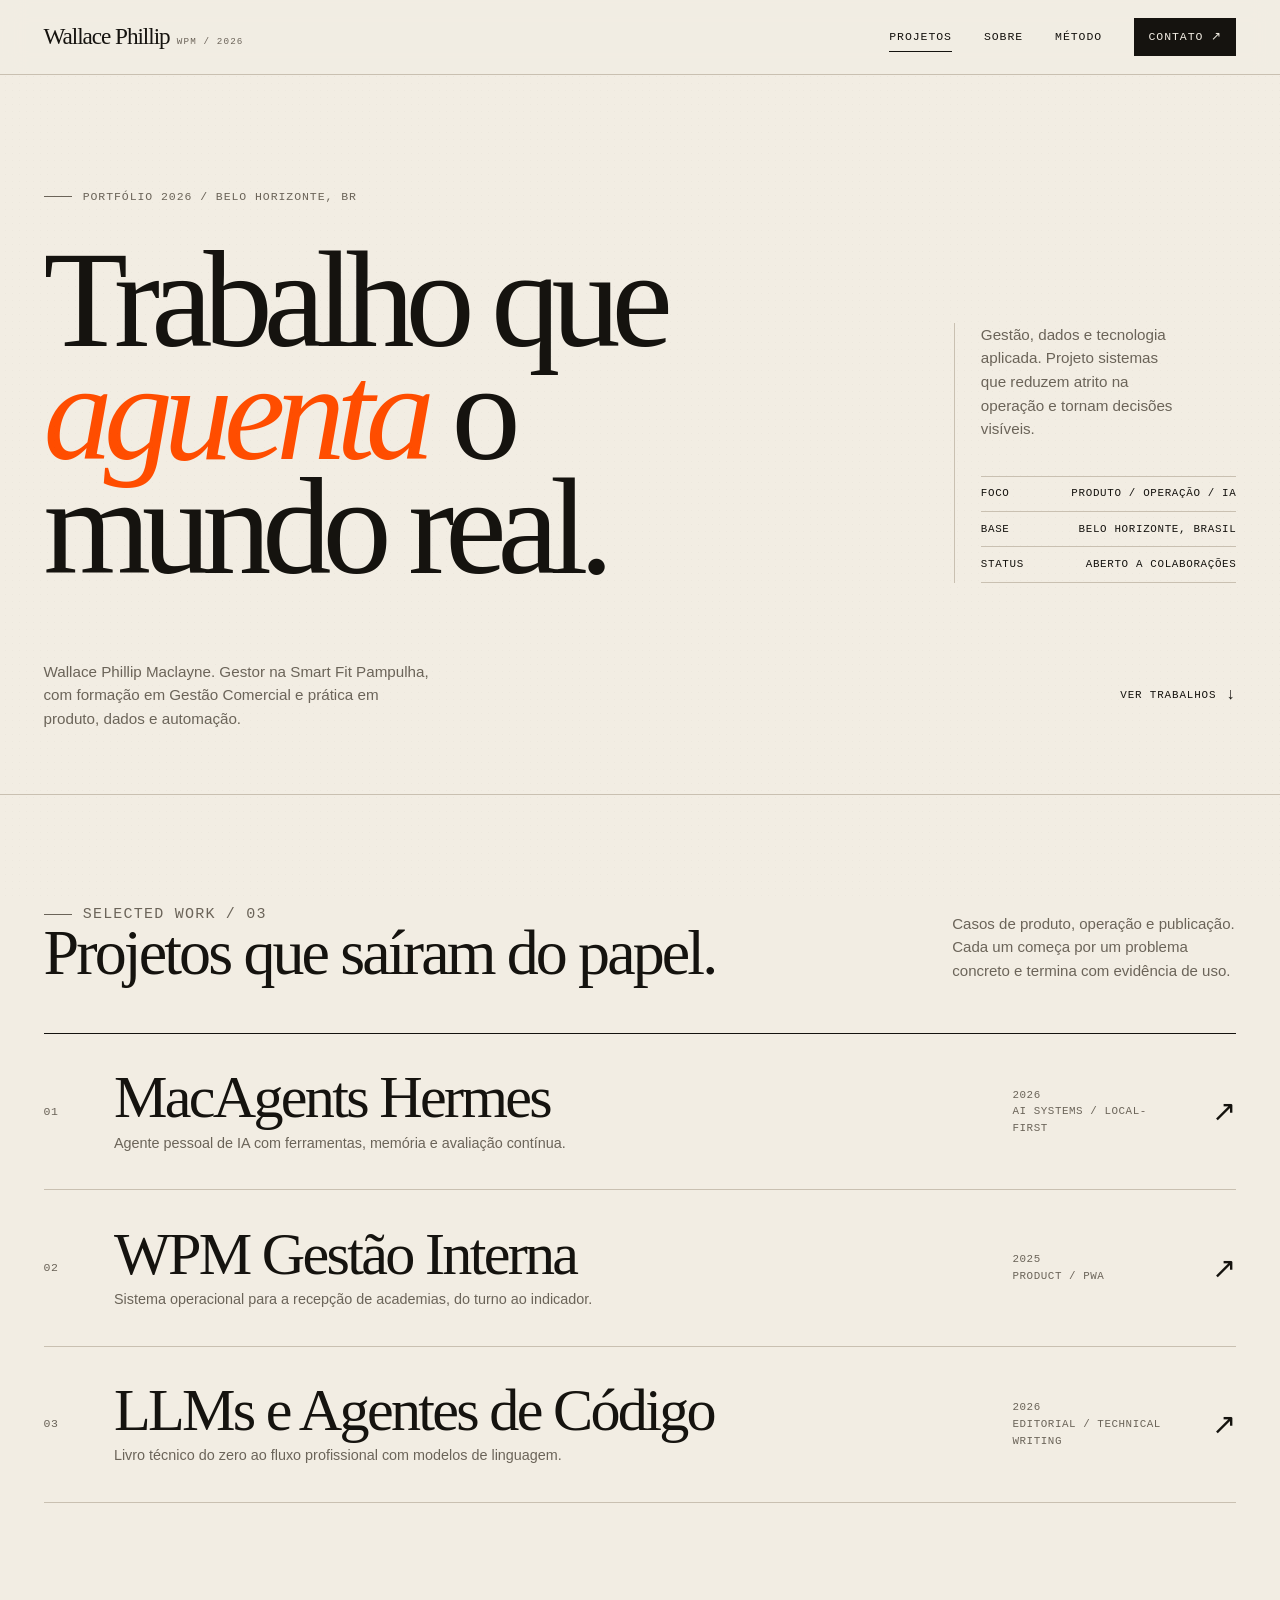
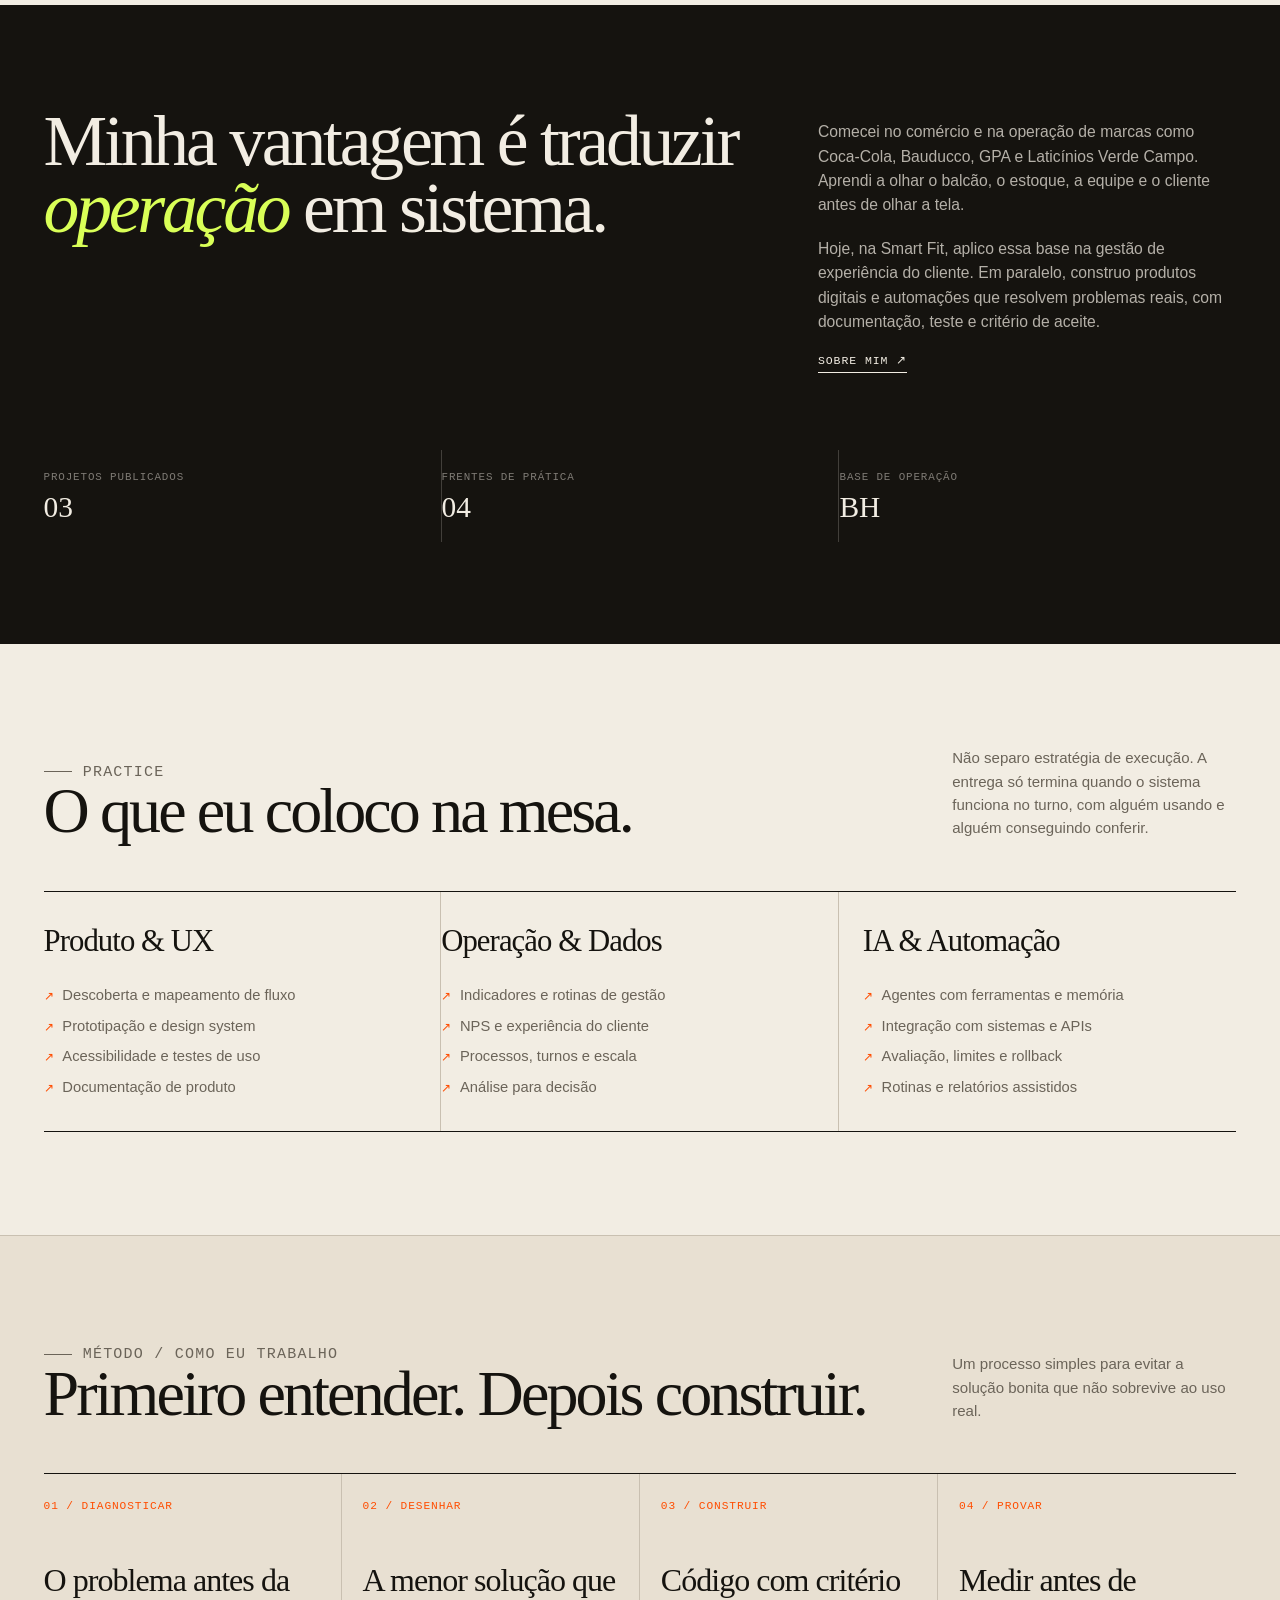
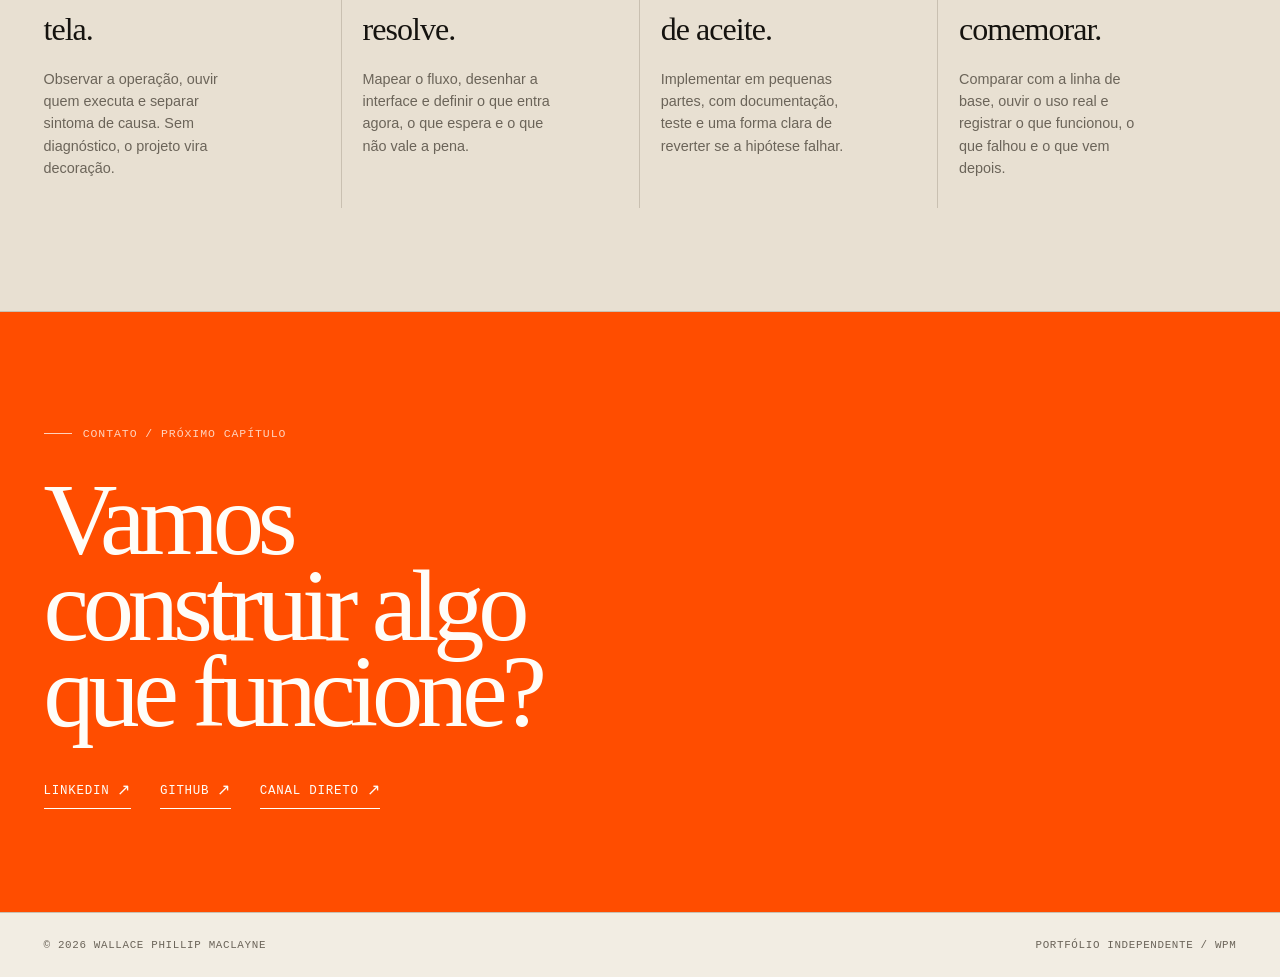
<file: index.html>
<!doctype html>
<html lang="pt-BR">
<head>
  <meta charset="utf-8">
  <meta name="viewport" content="width=device-width, initial-scale=1">
  <title>Wallace Phillip Maclayne — Portfólio</title>
  <meta name="description" content="Portfólio de Wallace Phillip Maclayne: sistemas de operação, produto digital, dados e IA aplicada. Projetos com problema, processo e evidência.">
  <meta name="theme-color" content="#f2ede3">
  <meta property="og:title" content="Wallace Phillip Maclayne — Portfólio">
  <meta property="og:description" content="Sistemas que aguentam o mundo real: produto, operação, dados e IA aplicada.">
  <meta property="og:type" content="website">
  <link rel="icon" href="assets/favicon.svg" type="image/svg+xml">
  <link rel="stylesheet" href="assets/style.css">
  <script src="assets/site.js" defer></script>
</head>
<body>
  <a class="skip-link" href="#main">Pular para o conteúdo</a>

  <header class="site-header">
    <div class="container header-inner">
      <a class="wordmark" href="index.html" aria-label="Wallace Phillip, início">
        Wallace Phillip <span>WPM / 2026</span>
      </a>
      <button class="menu-toggle" type="button" data-menu-toggle aria-controls="primary-nav" aria-expanded="false">Menu</button>
      <nav class="nav" id="primary-nav" data-nav aria-label="Navegação principal">
        <a href="#work" aria-current="page">Projetos</a>
        <a href="about.html">Sobre</a>
        <a href="#method">Método</a>
        <a class="nav-contact" href="contact.html">Contato ↗</a>
      </nav>
    </div>
  </header>

  <main id="main">
    <section class="hero">
      <div class="container">
        <div class="hero-grid">
          <div>
            <p class="mono hero-kicker eyebrow">Portfólio 2026 / Belo Horizonte, BR</p>
            <h1>Trabalho que <em>aguenta</em> o mundo real.</h1>
          </div>
          <aside class="hero-side">
            <p>Gestão, dados e tecnologia aplicada. Projeto sistemas que reduzem atrito na operação e tornam decisões visíveis.</p>
            <div class="hero-index">
              <span><strong>Foco</strong> Produto / Operação / IA</span>
              <span><strong>Base</strong> Belo Horizonte, Brasil</span>
              <span><strong>Status</strong> Aberto a colaborações</span>
            </div>
          </aside>
        </div>
        <div class="hero-bottom">
          <p>Wallace Phillip Maclayne. Gestor na Smart Fit Pampulha, com formação em Gestão Comercial e prática em produto, dados e automação.</p>
          <a class="hero-scroll" href="#work">Ver trabalhos</a>
        </div>
      </div>
    </section>

    <section class="section" id="work">
      <div class="container">
        <div class="section-head">
          <div>
            <p class="mono eyebrow">Selected work / 03</p>
            <h2>Projetos que saíram do papel.</h2>
          </div>
          <p>Casos de produto, operação e publicação. Cada um começa por um problema concreto e termina com evidência de uso.</p>
        </div>

        <div class="work-list">
          <a class="work-row" href="work/macagents-hermes.html" data-reveal>
            <span class="work-num">01</span>
            <div class="work-title">
              <h3>MacAgents Hermes</h3>
              <p>Agente pessoal de IA com ferramentas, memória e avaliação contínua.</p>
            </div>
            <div class="work-meta">2026<br>AI systems / local-first</div>
            <span class="work-arrow" aria-hidden="true">↗</span>
          </a>

          <a class="work-row" href="work/wpm-gestao-interna.html" data-reveal>
            <span class="work-num">02</span>
            <div class="work-title">
              <h3>WPM Gestão Interna</h3>
              <p>Sistema operacional para a recepção de academias, do turno ao indicador.</p>
            </div>
            <div class="work-meta">2025<br>Product / PWA</div>
            <span class="work-arrow" aria-hidden="true">↗</span>
          </a>

          <a class="work-row" href="work/livro-llm-agentes.html" data-reveal>
            <span class="work-num">03</span>
            <div class="work-title">
              <h3>LLMs e Agentes de Código</h3>
              <p>Livro técnico do zero ao fluxo profissional com modelos de linguagem.</p>
            </div>
            <div class="work-meta">2026<br>Editorial / technical writing</div>
            <span class="work-arrow" aria-hidden="true">↗</span>
          </a>
        </div>
      </div>
    </section>

    <section class="about" id="about">
      <div class="container">
        <div class="about-grid">
          <h2 class="about-statement">Minha vantagem é traduzir <em>operação</em> em sistema.</h2>
          <div class="about-copy">
            <p>Comecei no comércio e na operação de marcas como Coca-Cola, Bauducco, GPA e Laticínios Verde Campo. Aprendi a olhar o balcão, o estoque, a equipe e o cliente antes de olhar a tela.</p>
            <p>Hoje, na Smart Fit, aplico essa base na gestão de experiência do cliente. Em paralelo, construo produtos digitais e automações que resolvem problemas reais, com documentação, teste e critério de aceite.</p>
            <a class="mono" href="about.html" style="border-bottom:1px solid currentColor;padding-bottom:.2rem;width:max-content">Sobre mim ↗</a>
          </div>
        </div>

        <div class="about-facts">
          <div>
            <dt>Projetos publicados</dt>
            <dd>03</dd>
          </div>
          <div>
            <dt>Frentes de prática</dt>
            <dd>04</dd>
          </div>
          <div>
            <dt>Base de operação</dt>
            <dd>BH</dd>
          </div>
        </div>
      </div>
    </section>

    <section class="section" aria-labelledby="practice-title">
      <div class="container">
        <div class="section-head">
          <div>
            <p class="mono eyebrow">Practice</p>
            <h2 id="practice-title">O que eu coloco na mesa.</h2>
          </div>
          <p>Não separo estratégia de execução. A entrega só termina quando o sistema funciona no turno, com alguém usando e alguém conseguindo conferir.</p>
        </div>

        <div class="capabilities">
          <div class="capability">
            <h3>Produto &amp; UX</h3>
            <ul>
              <li>Descoberta e mapeamento de fluxo</li>
              <li>Prototipação e design system</li>
              <li>Acessibilidade e testes de uso</li>
              <li>Documentação de produto</li>
            </ul>
          </div>
          <div class="capability">
            <h3>Operação &amp; Dados</h3>
            <ul>
              <li>Indicadores e rotinas de gestão</li>
              <li>NPS e experiência do cliente</li>
              <li>Processos, turnos e escala</li>
              <li>Análise para decisão</li>
            </ul>
          </div>
          <div class="capability">
            <h3>IA &amp; Automação</h3>
            <ul>
              <li>Agentes com ferramentas e memória</li>
              <li>Integração com sistemas e APIs</li>
              <li>Avaliação, limites e rollback</li>
              <li>Rotinas e relatórios assistidos</li>
            </ul>
          </div>
        </div>
      </div>
    </section>

    <section class="section method" id="method">
      <div class="container">
        <div class="section-head">
          <div>
            <p class="mono eyebrow">Método / como eu trabalho</p>
            <h2>Primeiro entender. Depois construir.</h2>
          </div>
          <p>Um processo simples para evitar a solução bonita que não sobrevive ao uso real.</p>
        </div>

        <div class="method-list">
          <div class="method-step" data-reveal>
            <span class="step-num">01 / DIAGNOSTICAR</span>
            <h3>O problema antes da tela.</h3>
            <p>Observar a operação, ouvir quem executa e separar sintoma de causa. Sem diagnóstico, o projeto vira decoração.</p>
          </div>
          <div class="method-step" data-reveal>
            <span class="step-num">02 / DESENHAR</span>
            <h3>A menor solução que resolve.</h3>
            <p>Mapear o fluxo, desenhar a interface e definir o que entra agora, o que espera e o que não vale a pena.</p>
          </div>
          <div class="method-step" data-reveal>
            <span class="step-num">03 / CONSTRUIR</span>
            <h3>Código com critério de aceite.</h3>
            <p>Implementar em pequenas partes, com documentação, teste e uma forma clara de reverter se a hipótese falhar.</p>
          </div>
          <div class="method-step" data-reveal>
            <span class="step-num">04 / PROVAR</span>
            <h3>Medir antes de comemorar.</h3>
            <p>Comparar com a linha de base, ouvir o uso real e registrar o que funcionou, o que falhou e o que vem depois.</p>
          </div>
        </div>
      </div>
    </section>

    <section class="contact" id="contact">
      <div class="container">
        <p class="mono eyebrow">Contato / próximo capítulo</p>
        <h2>Vamos construir algo que funcione?</h2>
        <div class="contact-links">
          <a href="https://www.linkedin.com/in/wpmaclayne/" target="_blank" rel="noopener noreferrer">LinkedIn</a>
          <a href="https://github.com/acewallthemac" target="_blank" rel="noopener noreferrer">GitHub</a>
          <a href="contact.html">Canal direto</a>
        </div>
      </div>
    </section>
  </main>

  <footer class="site-footer">
    <div class="container footer-inner">
      <span>© <span data-year>2026</span> Wallace Phillip Maclayne</span>
      <span>Portfólio independente / WPM</span>
    </div>
  </footer>
</body>
</html>
</file>
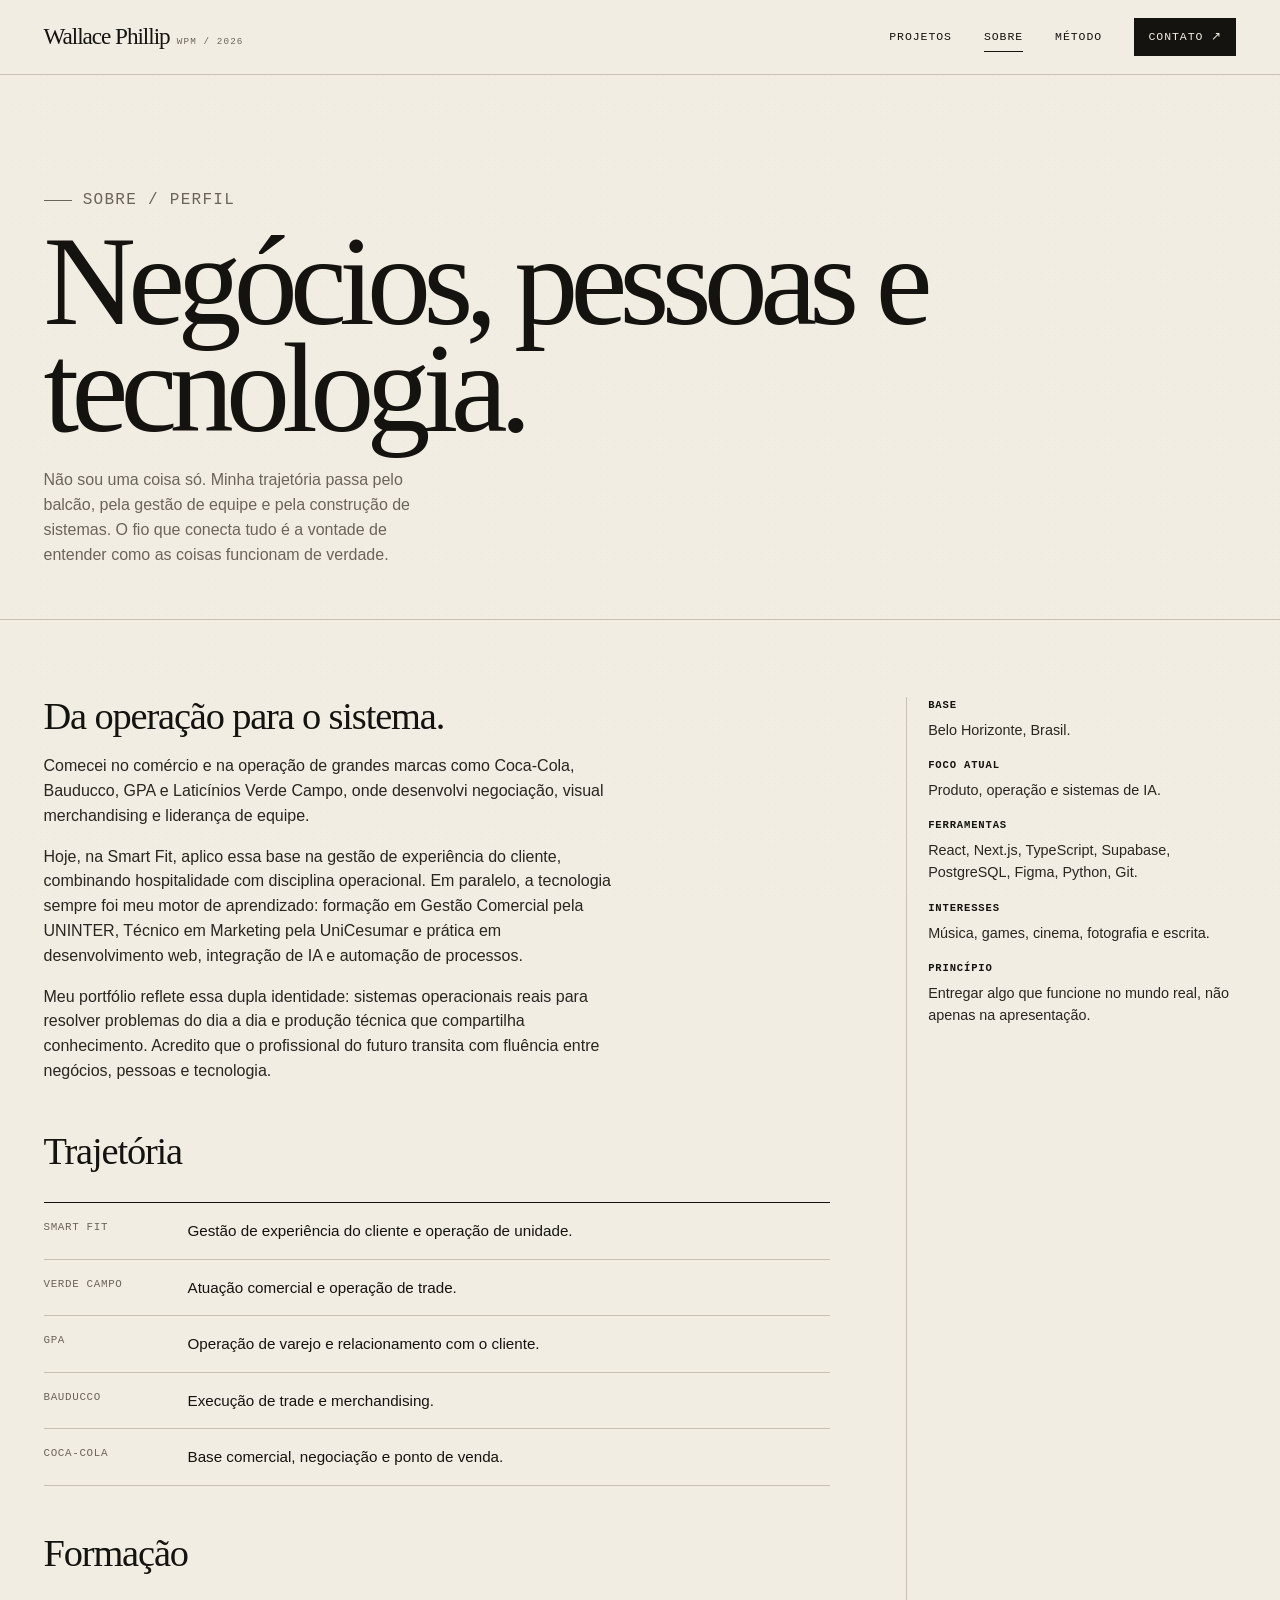
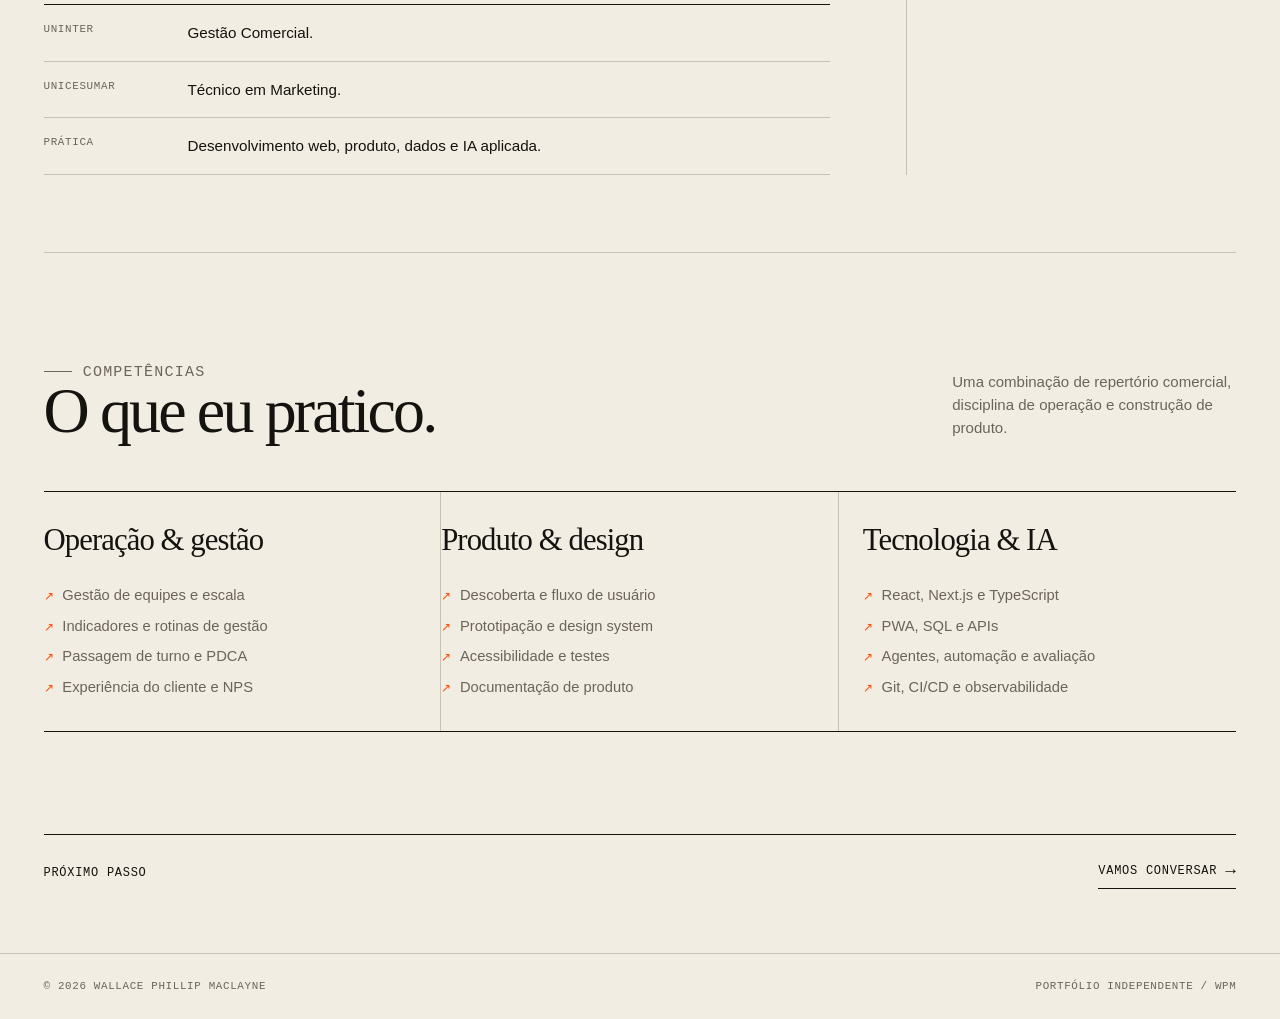
<file: about.html>
<!doctype html>
<html lang="pt-BR">
<head>
  <meta charset="utf-8">
  <meta name="viewport" content="width=device-width, initial-scale=1">
  <title>Sobre — Wallace Phillip Maclayne</title>
  <meta name="description" content="Sobre Wallace Phillip Maclayne: gestão, produto, dados e tecnologia aplicada à operação.">
  <meta name="theme-color" content="#f2ede3">
  <meta property="og:title" content="Sobre — Wallace Phillip Maclayne">
  <meta property="og:description" content="Gestão, produto, dados e tecnologia aplicada à operação.">
  <meta property="og:type" content="profile">
  <link rel="icon" href="assets/favicon.svg" type="image/svg+xml">
  <link rel="stylesheet" href="assets/style.css">
  <script src="assets/site.js" defer></script>
</head>
<body>
  <a class="skip-link" href="#main">Pular para o conteúdo</a>

  <header class="site-header">
    <div class="container header-inner">
      <a class="wordmark" href="index.html" aria-label="Wallace Phillip, início">
        Wallace Phillip <span>WPM / 2026</span>
      </a>
      <button class="menu-toggle" type="button" data-menu-toggle aria-controls="primary-nav" aria-expanded="false">Menu</button>
      <nav class="nav" id="primary-nav" data-nav aria-label="Navegação principal">
        <a href="index.html#work">Projetos</a>
        <a href="about.html" aria-current="page">Sobre</a>
        <a href="index.html#method">Método</a>
        <a class="nav-contact" href="contact.html">Contato ↗</a>
      </nav>
    </div>
  </header>

  <main id="main">
    <header class="page-hero">
      <div class="container">
        <p class="mono eyebrow">Sobre / perfil</p>
        <h1>Negócios, pessoas e tecnologia.</h1>
        <p>Não sou uma coisa só. Minha trajetória passa pelo balcão, pela gestão de equipe e pela construção de sistemas. O fio que conecta tudo é a vontade de entender como as coisas funcionam de verdade.</p>
      </div>
    </header>

    <div class="container">
      <div class="about-page">
        <div>
          <h2>Da operação para o sistema.</h2>
          <p>Comecei no comércio e na operação de grandes marcas como Coca-Cola, Bauducco, GPA e Laticínios Verde Campo, onde desenvolvi negociação, visual merchandising e liderança de equipe.</p>
          <p>Hoje, na Smart Fit, aplico essa base na gestão de experiência do cliente, combinando hospitalidade com disciplina operacional. Em paralelo, a tecnologia sempre foi meu motor de aprendizado: formação em Gestão Comercial pela UNINTER, Técnico em Marketing pela UniCesumar e prática em desenvolvimento web, integração de IA e automação de processos.</p>
          <p>Meu portfólio reflete essa dupla identidade: sistemas operacionais reais para resolver problemas do dia a dia e produção técnica que compartilha conhecimento. Acredito que o profissional do futuro transita com fluência entre negócios, pessoas e tecnologia.</p>

          <h2 style="margin-top:3rem">Trajetória</h2>
          <ul class="trajectory">
            <li><span>Smart Fit</span> Gestão de experiência do cliente e operação de unidade.</li>
            <li><span>Verde Campo</span> Atuação comercial e operação de trade.</li>
            <li><span>GPA</span> Operação de varejo e relacionamento com o cliente.</li>
            <li><span>Bauducco</span> Execução de trade e merchandising.</li>
            <li><span>Coca-Cola</span> Base comercial, negociação e ponto de venda.</li>
          </ul>

          <h2 style="margin-top:3rem">Formação</h2>
          <ul class="trajectory">
            <li><span>UNINTER</span> Gestão Comercial.</li>
            <li><span>UniCesumar</span> Técnico em Marketing.</li>
            <li><span>Prática</span> Desenvolvimento web, produto, dados e IA aplicada.</li>
          </ul>
        </div>

        <aside class="side-note">
          <p><strong>Base</strong> Belo Horizonte, Brasil.</p>
          <p><strong>Foco atual</strong> Produto, operação e sistemas de IA.</p>
          <p><strong>Ferramentas</strong> React, Next.js, TypeScript, Supabase, PostgreSQL, Figma, Python, Git.</p>
          <p><strong>Interesses</strong> Música, games, cinema, fotografia e escrita.</p>
          <p><strong>Princípio</strong> Entregar algo que funcione no mundo real, não apenas na apresentação.</p>
        </aside>
      </div>

      <section class="section" style="border-top:1px solid var(--line)" aria-labelledby="skills-title">
        <div class="section-head">
          <div>
            <p class="mono eyebrow">Competências</p>
            <h2 id="skills-title">O que eu pratico.</h2>
          </div>
          <p>Uma combinação de repertório comercial, disciplina de operação e construção de produto.</p>
        </div>

        <div class="capabilities">
          <div class="capability">
            <h3>Operação &amp; gestão</h3>
            <ul>
              <li>Gestão de equipes e escala</li>
              <li>Indicadores e rotinas de gestão</li>
              <li>Passagem de turno e PDCA</li>
              <li>Experiência do cliente e NPS</li>
            </ul>
          </div>
          <div class="capability">
            <h3>Produto &amp; design</h3>
            <ul>
              <li>Descoberta e fluxo de usuário</li>
              <li>Prototipação e design system</li>
              <li>Acessibilidade e testes</li>
              <li>Documentação de produto</li>
            </ul>
          </div>
          <div class="capability">
            <h3>Tecnologia &amp; IA</h3>
            <ul>
              <li>React, Next.js e TypeScript</li>
              <li>PWA, SQL e APIs</li>
              <li>Agentes, automação e avaliação</li>
              <li>Git, CI/CD e observabilidade</li>
            </ul>
          </div>
        </div>
      </section>

      <div class="case-next" style="margin-bottom:4rem">
        <span>Próximo passo</span>
        <a href="contact.html">Vamos conversar</a>
      </div>
    </div>
  </main>

  <footer class="site-footer">
    <div class="container footer-inner">
      <span>© <span data-year>2026</span> Wallace Phillip Maclayne</span>
      <span>Portfólio independente / WPM</span>
    </div>
  </footer>
</body>
</html>
</file>
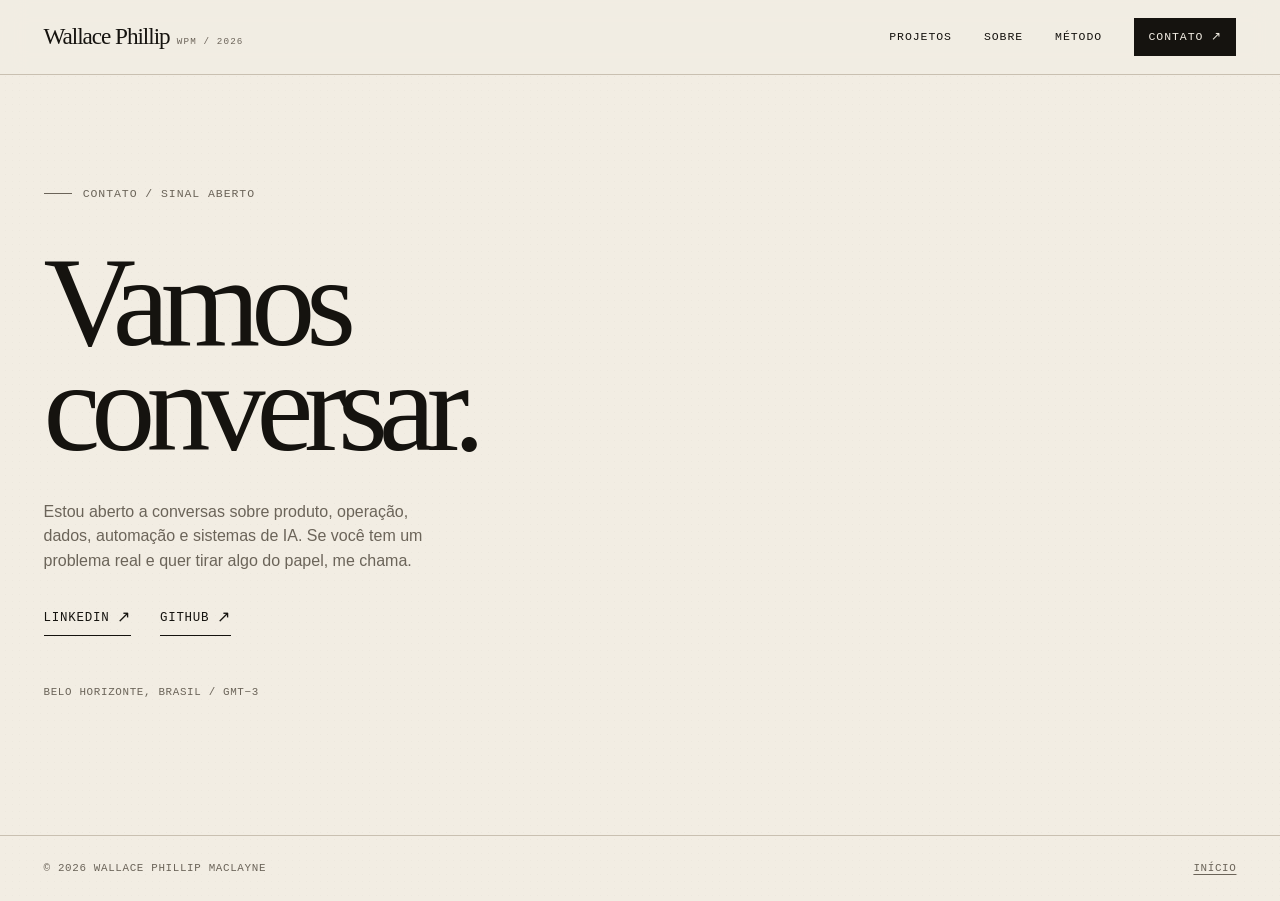
<file: contact.html>
<!doctype html>
<html lang="pt-BR">
<head>
  <meta charset="utf-8">
  <meta name="viewport" content="width=device-width, initial-scale=1">
  <title>Contato — Wallace Phillip Maclayne</title>
  <meta name="description" content="Fale com Wallace Phillip Maclayne sobre produto, operação, dados e projetos de IA aplicada.">
  <meta name="theme-color" content="#f2ede3">
  <meta property="og:title" content="Contato — Wallace Phillip Maclayne">
  <meta property="og:description" content="Aberto a conversas sobre produto, operação e IA aplicada.">
  <meta property="og:type" content="website">
  <link rel="icon" href="assets/favicon.svg" type="image/svg+xml">
  <link rel="stylesheet" href="assets/style.css">
  <script src="assets/site.js" defer></script>
</head>
<body>
  <a class="skip-link" href="#main">Pular para o conteúdo</a>

  <header class="site-header">
    <div class="container header-inner">
      <a class="wordmark" href="index.html" aria-label="Wallace Phillip, início">
        Wallace Phillip <span>WPM / 2026</span>
      </a>
      <button class="menu-toggle" type="button" data-menu-toggle aria-controls="primary-nav" aria-expanded="false">Menu</button>
      <nav class="nav" id="primary-nav" data-nav aria-label="Navegação principal">
        <a href="index.html#work">Projetos</a>
        <a href="about.html">Sobre</a>
        <a href="index.html#method">Método</a>
        <a class="nav-contact" href="contact.html" aria-current="page">Contato ↗</a>
      </nav>
    </div>
  </header>

  <main id="main">
    <section class="contact-page">
      <div class="container">
        <p class="mono eyebrow">Contato / sinal aberto</p>
        <h1>Vamos conversar.</h1>
        <p>Estou aberto a conversas sobre produto, operação, dados, automação e sistemas de IA. Se você tem um problema real e quer tirar algo do papel, me chama.</p>
        <div class="contact-links">
          <a href="https://www.linkedin.com/in/wpmaclayne/" target="_blank" rel="noopener noreferrer">LinkedIn</a>
          <a href="https://github.com/acewallthemac" target="_blank" rel="noopener noreferrer">GitHub</a>
        </div>
        <p style="margin-top:3rem;font-family:var(--mono);font-size:.68rem;letter-spacing:.06em;text-transform:uppercase;color:var(--muted)">Belo Horizonte, Brasil / GMT−3</p>
      </div>
    </section>
  </main>

  <footer class="site-footer">
    <div class="container footer-inner">
      <span>© <span data-year>2026</span> Wallace Phillip Maclayne</span>
      <a href="index.html">Início</a>
    </div>
  </footer>
</body>
</html>
</file>
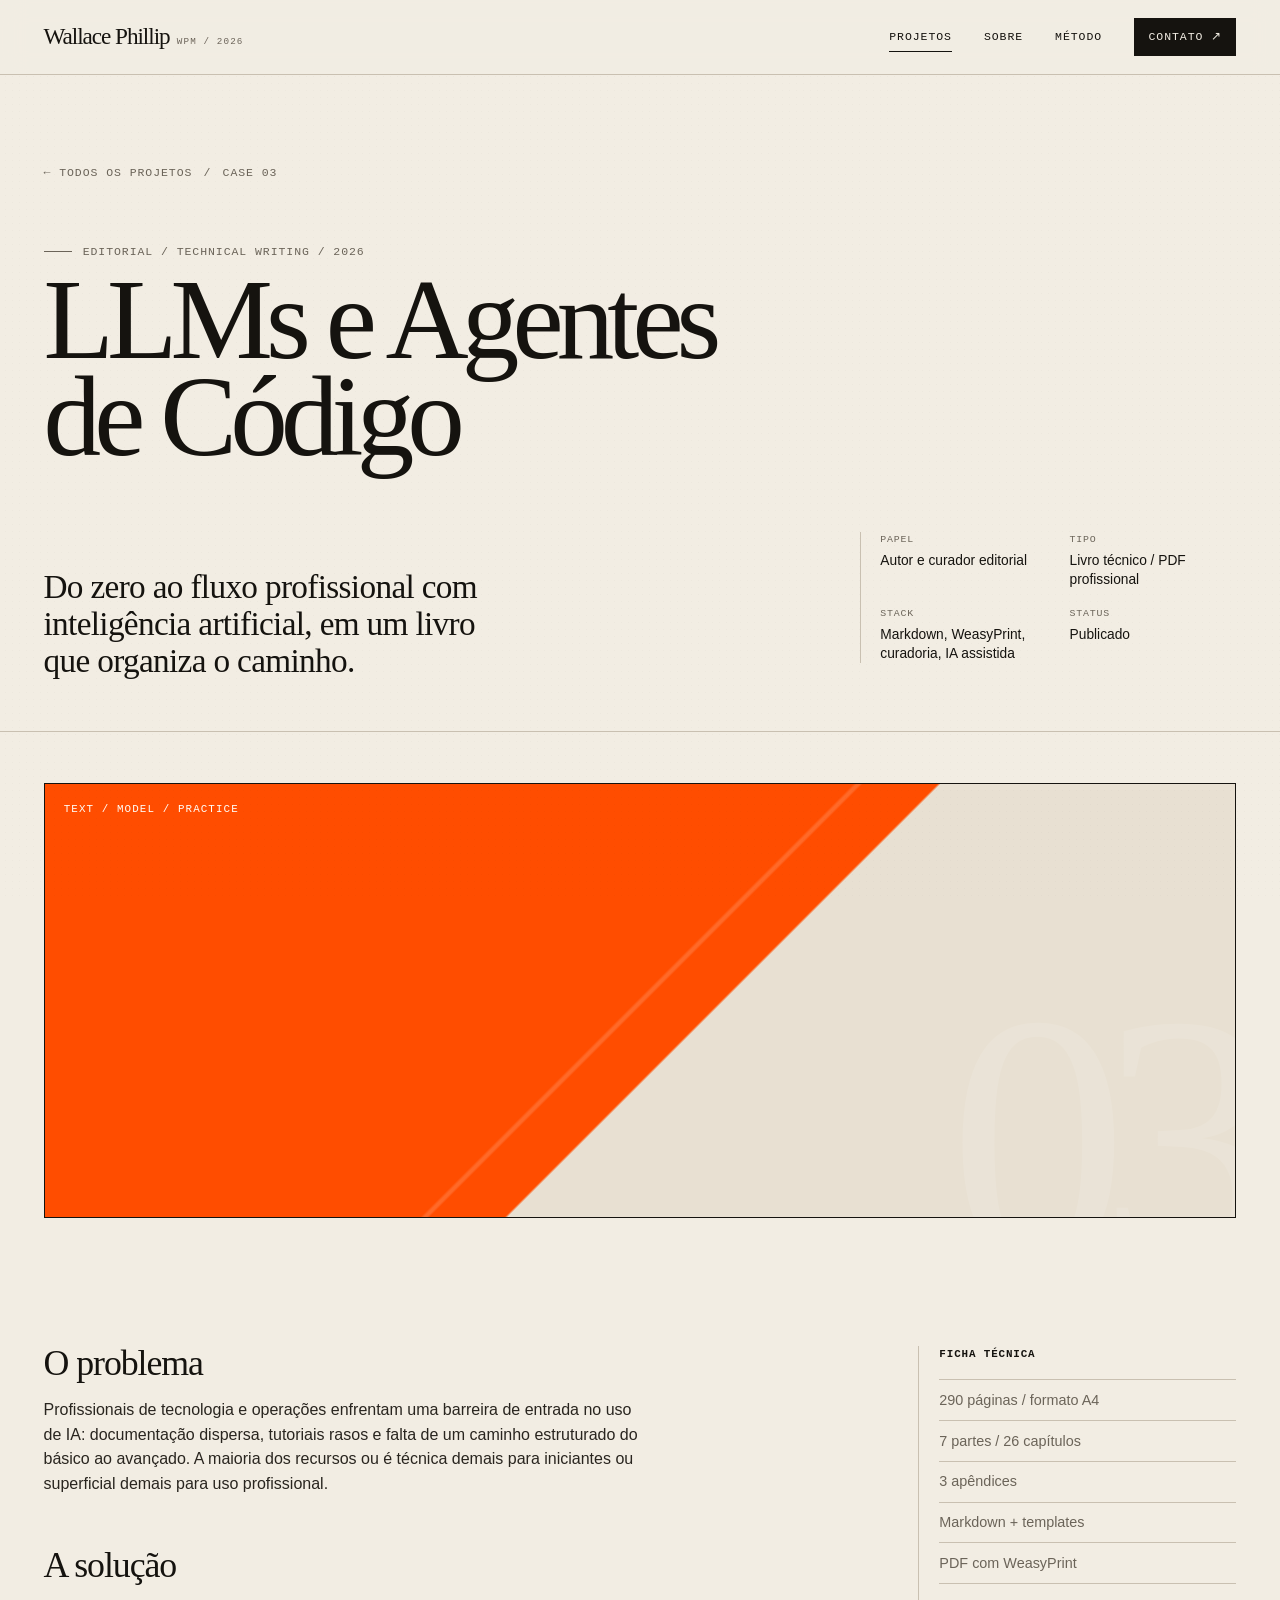
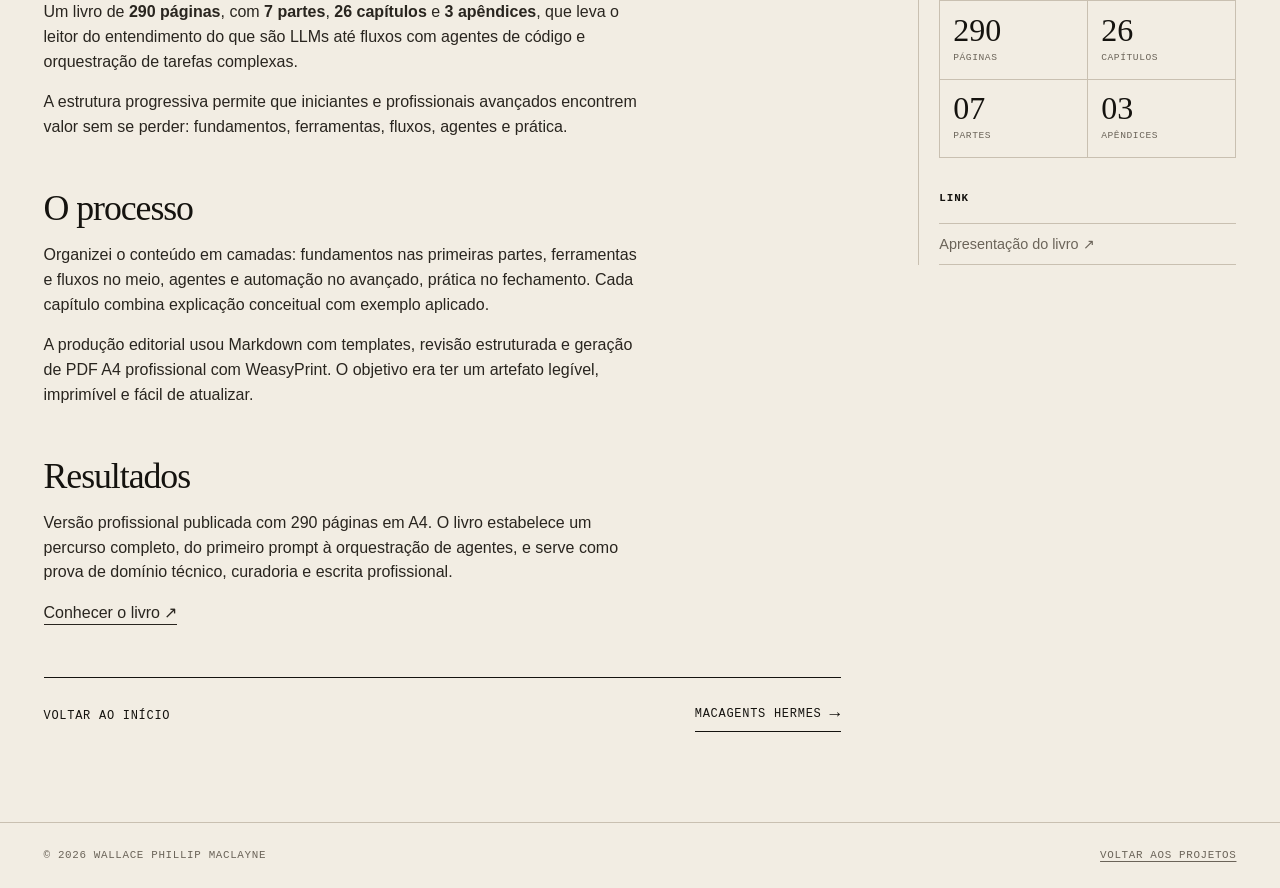
<file: work/livro-llm-agentes.html>
<!doctype html>
<html lang="pt-BR">
<head>
  <meta charset="utf-8">
  <meta name="viewport" content="width=device-width, initial-scale=1">
  <title>LLMs e Agentes de Código — Wallace Phillip Maclayne</title>
  <meta name="description" content="Case editorial: livro de 290 páginas sobre LLMs e agentes de código, do fundamento ao fluxo profissional.">
  <meta name="theme-color" content="#f2ede3">
  <meta property="og:title" content="LLMs e Agentes de Código — Case editorial">
  <meta property="og:description" content="Do zero ao fluxo profissional com inteligência artificial.">
  <meta property="og:type" content="article">
  <link rel="icon" href="../assets/favicon.svg" type="image/svg+xml">
  <link rel="stylesheet" href="../assets/style.css">
  <script src="../assets/site.js" defer></script>
</head>
<body>
  <a class="skip-link" href="#main">Pular para o conteúdo</a>

  <header class="site-header">
    <div class="container header-inner">
      <a class="wordmark" href="../index.html" aria-label="Wallace Phillip, início">
        Wallace Phillip <span>WPM / 2026</span>
      </a>
      <button class="menu-toggle" type="button" data-menu-toggle aria-controls="primary-nav" aria-expanded="false">Menu</button>
      <nav class="nav" id="primary-nav" data-nav aria-label="Navegação principal">
        <a href="../index.html#work" aria-current="page">Projetos</a>
        <a href="../about.html">Sobre</a>
        <a href="../index.html#method">Método</a>
        <a class="nav-contact" href="../contact.html">Contato ↗</a>
      </nav>
    </div>
  </header>

  <main id="main">
    <article>
      <header class="case-header">
        <div class="container">
          <div class="breadcrumb mono">
            <a href="../index.html#work">← Todos os projetos</a>
            <span>/</span>
            <span>Case 03</span>
          </div>
          <p class="mono eyebrow">Editorial / technical writing / 2026</p>
          <h1>LLMs e Agentes de Código</h1>
          <div class="case-deck">
            <p>Do zero ao fluxo profissional com inteligência artificial, em um livro que organiza o caminho.</p>
            <dl class="case-meta">
              <div>
                <dt>Papel</dt>
                <dd>Autor e curador editorial</dd>
              </div>
              <div>
                <dt>Tipo</dt>
                <dd>Livro técnico / PDF profissional</dd>
              </div>
              <div>
                <dt>Stack</dt>
                <dd>Markdown, WeasyPrint, curadoria, IA assistida</dd>
              </div>
              <div>
                <dt>Status</dt>
                <dd>Publicado</dd>
              </div>
            </dl>
          </div>
        </div>
      </header>

      <div class="container">
        <div class="case-art orange" data-index="03" data-label="TEXT / MODEL / PRACTICE" role="img" aria-label="Composição tipográfica abstrata do livro LLMs e Agentes de Código"></div>
      </div>

      <div class="container case-body">
        <div class="case-content">
          <section class="case-section">
            <h2>O problema</h2>
            <p>Profissionais de tecnologia e operações enfrentam uma barreira de entrada no uso de IA: documentação dispersa, tutoriais rasos e falta de um caminho estruturado do básico ao avançado. A maioria dos recursos ou é técnica demais para iniciantes ou superficial demais para uso profissional.</p>
          </section>

          <section class="case-section">
            <h2>A solução</h2>
            <p>Um livro de <strong>290 páginas</strong>, com <strong>7 partes</strong>, <strong>26 capítulos</strong> e <strong>3 apêndices</strong>, que leva o leitor do entendimento do que são LLMs até fluxos com agentes de código e orquestração de tarefas complexas.</p>
            <p>A estrutura progressiva permite que iniciantes e profissionais avançados encontrem valor sem se perder: fundamentos, ferramentas, fluxos, agentes e prática.</p>
          </section>

          <section class="case-section">
            <h2>O processo</h2>
            <p>Organizei o conteúdo em camadas: fundamentos nas primeiras partes, ferramentas e fluxos no meio, agentes e automação no avançado, prática no fechamento. Cada capítulo combina explicação conceitual com exemplo aplicado.</p>
            <p>A produção editorial usou Markdown com templates, revisão estruturada e geração de PDF A4 profissional com WeasyPrint. O objetivo era ter um artefato legível, imprimível e fácil de atualizar.</p>
          </section>

          <section class="case-section">
            <h2>Resultados</h2>
            <p>Versão profissional publicada com 290 páginas em A4. O livro estabelece um percurso completo, do primeiro prompt à orquestração de agentes, e serve como prova de domínio técnico, curadoria e escrita profissional.</p>
            <p><a href="https://wphillipmaclayne.github.io/meu-livro-llm-agentes/site-apresentacao/" target="_blank" rel="noopener noreferrer" style="border-bottom:1px solid currentColor;padding-bottom:.15rem">Conhecer o livro ↗</a></p>
          </section>

          <div class="case-next">
            <span>Voltar ao início</span>
            <a href="macagents-hermes.html">MacAgents Hermes</a>
          </div>
        </div>

        <aside class="case-aside">
          <h2>Ficha técnica</h2>
          <ul>
            <li>290 páginas / formato A4</li>
            <li>7 partes / 26 capítulos</li>
            <li>3 apêndices</li>
            <li>Markdown + templates</li>
            <li>PDF com WeasyPrint</li>
          </ul>

          <div class="case-stats" aria-label="Números do projeto">
            <div><strong>290</strong><span>páginas</span></div>
            <div><strong>26</strong><span>capítulos</span></div>
            <div><strong>07</strong><span>partes</span></div>
            <div><strong>03</strong><span>apêndices</span></div>
          </div>

          <h2 style="margin-top:2rem">Link</h2>
          <ul>
            <li><a href="https://wphillipmaclayne.github.io/meu-livro-llm-agentes/site-apresentacao/" target="_blank" rel="noopener noreferrer">Apresentação do livro ↗</a></li>
          </ul>
        </aside>
      </div>
    </article>
  </main>

  <footer class="site-footer">
    <div class="container footer-inner">
      <span>© <span data-year>2026</span> Wallace Phillip Maclayne</span>
      <a href="../index.html#work">Voltar aos projetos</a>
    </div>
  </footer>
</body>
</html>
</file>
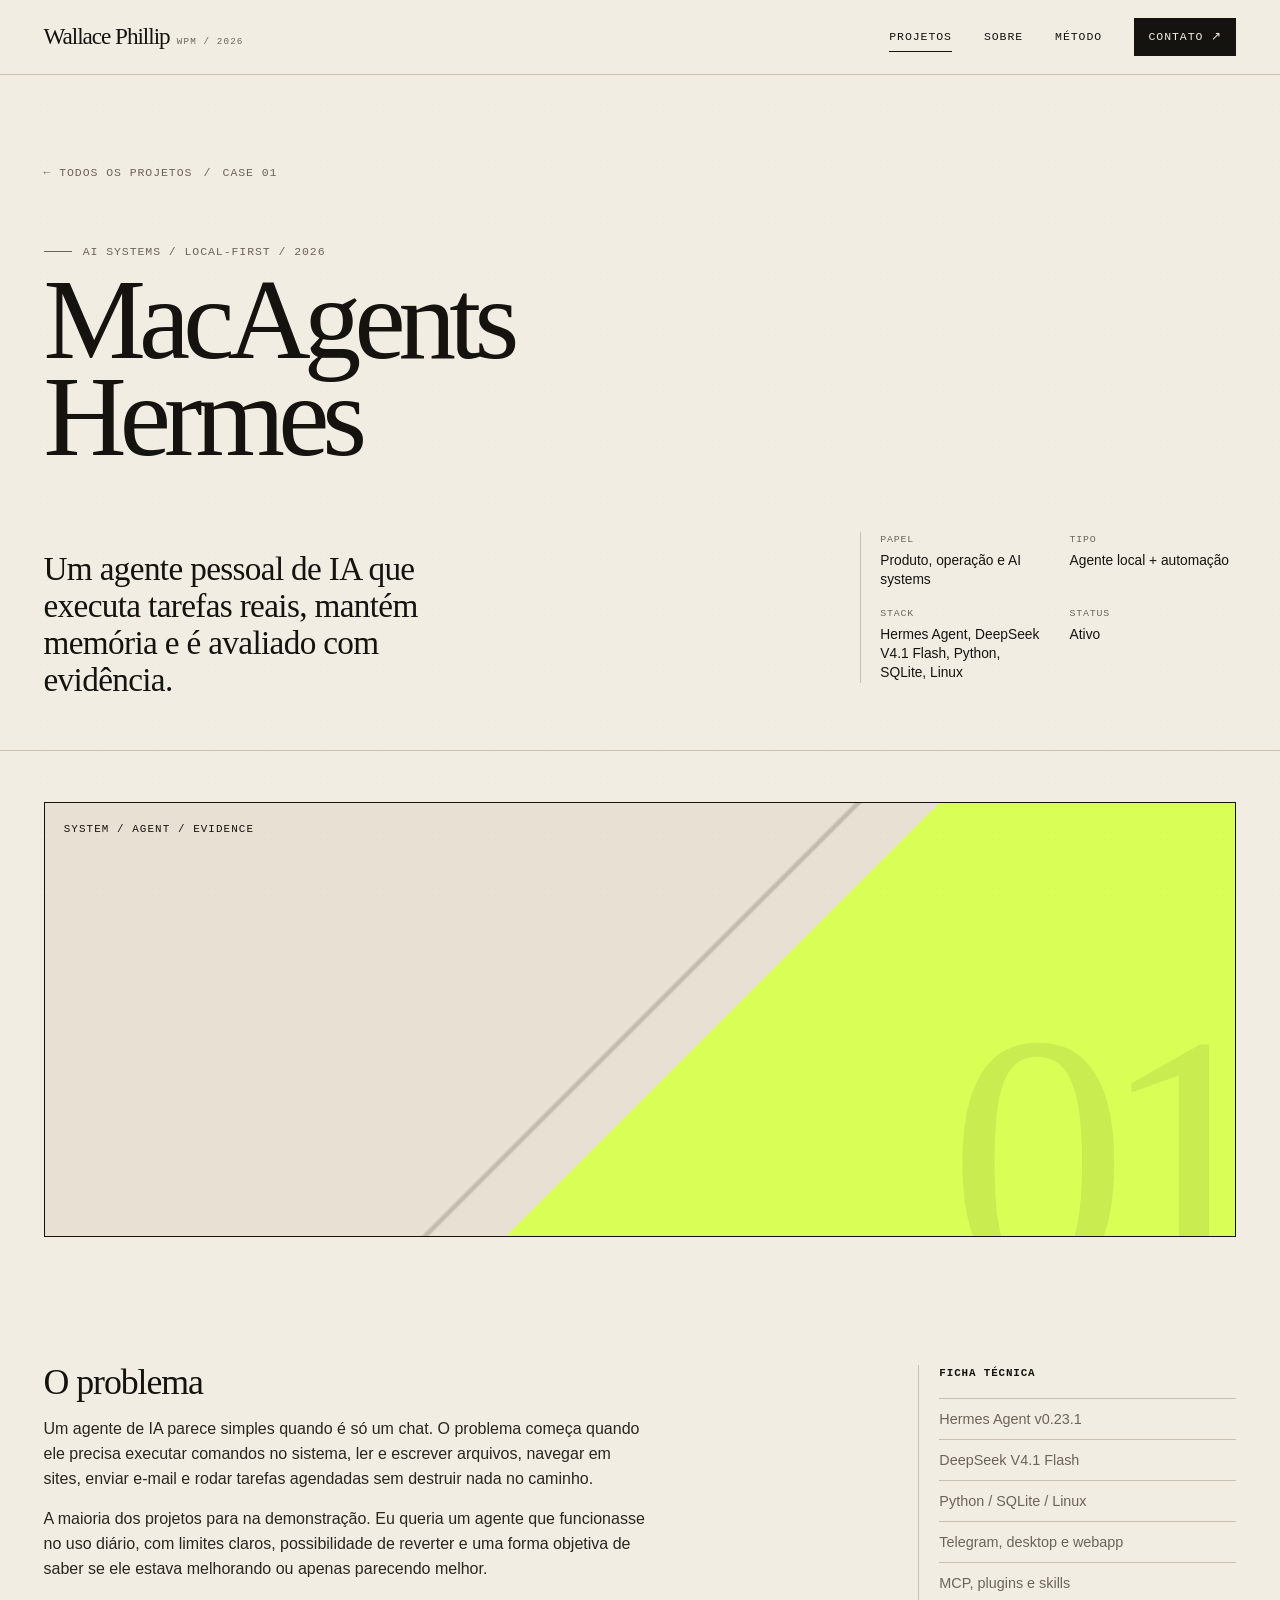
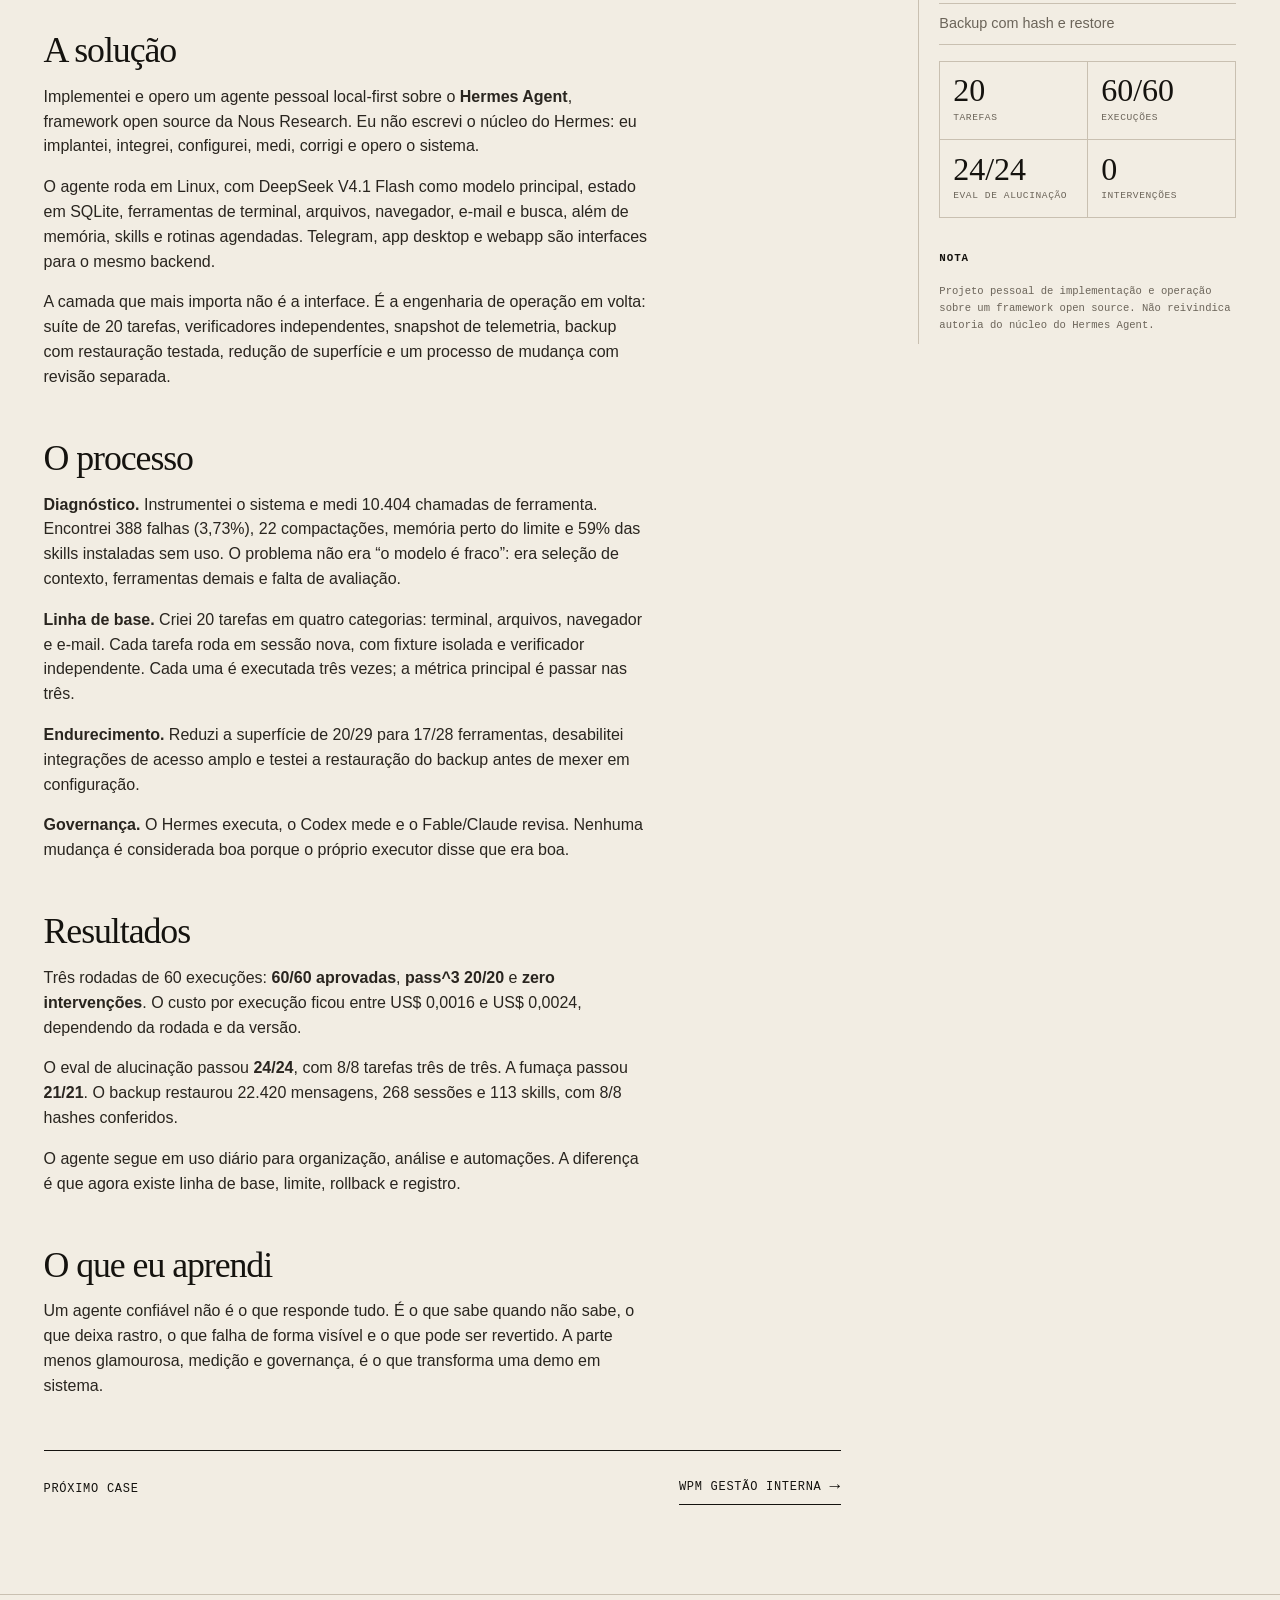
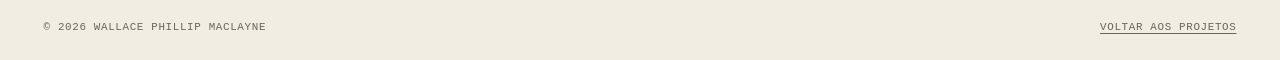
<file: work/macagents-hermes.html>
<!doctype html>
<html lang="pt-BR">
<head>
  <meta charset="utf-8">
  <meta name="viewport" content="width=device-width, initial-scale=1">
  <title>MacAgents Hermes — Wallace Phillip Maclayne</title>
  <meta name="description" content="Case de MacAgents Hermes: agente pessoal de IA local-first com ferramentas, memória, rotinas e uma suíte de 20 tarefas para medir o comportamento.">
  <meta name="theme-color" content="#f2ede3">
  <meta property="og:title" content="MacAgents Hermes — Case">
  <meta property="og:description" content="Um agente pessoal de IA que executa, lembra e é avaliado com evidência.">
  <meta property="og:type" content="article">
  <link rel="icon" href="../assets/favicon.svg" type="image/svg+xml">
  <link rel="stylesheet" href="../assets/style.css">
  <script src="../assets/site.js" defer></script>
</head>
<body>
  <a class="skip-link" href="#main">Pular para o conteúdo</a>

  <header class="site-header">
    <div class="container header-inner">
      <a class="wordmark" href="../index.html" aria-label="Wallace Phillip, início">
        Wallace Phillip <span>WPM / 2026</span>
      </a>
      <button class="menu-toggle" type="button" data-menu-toggle aria-controls="primary-nav" aria-expanded="false">Menu</button>
      <nav class="nav" id="primary-nav" data-nav aria-label="Navegação principal">
        <a href="../index.html#work" aria-current="page">Projetos</a>
        <a href="../about.html">Sobre</a>
        <a href="../index.html#method">Método</a>
        <a class="nav-contact" href="../contact.html">Contato ↗</a>
      </nav>
    </div>
  </header>

  <main id="main">
    <article>
      <header class="case-header">
        <div class="container">
          <div class="breadcrumb mono">
            <a href="../index.html#work">← Todos os projetos</a>
            <span>/</span>
            <span>Case 01</span>
          </div>
          <p class="mono eyebrow">AI systems / local-first / 2026</p>
          <h1>MacAgents Hermes</h1>
          <div class="case-deck">
            <p>Um agente pessoal de IA que executa tarefas reais, mantém memória e é avaliado com evidência.</p>
            <dl class="case-meta">
              <div>
                <dt>Papel</dt>
                <dd>Produto, operação e AI systems</dd>
              </div>
              <div>
                <dt>Tipo</dt>
                <dd>Agente local + automação</dd>
              </div>
              <div>
                <dt>Stack</dt>
                <dd>Hermes Agent, DeepSeek V4.1 Flash, Python, SQLite, Linux</dd>
              </div>
              <div>
                <dt>Status</dt>
                <dd>Ativo</dd>
              </div>
            </dl>
          </div>
        </div>
      </header>

      <div class="container">
        <div class="case-art" data-index="01" data-label="SYSTEM / AGENT / EVIDENCE" role="img" aria-label="Composição tipográfica abstrata do projeto MacAgents Hermes"></div>
      </div>

      <div class="container case-body">
        <div class="case-content">
          <section class="case-section">
            <h2>O problema</h2>
            <p>Um agente de IA parece simples quando é só um chat. O problema começa quando ele precisa executar comandos no sistema, ler e escrever arquivos, navegar em sites, enviar e-mail e rodar tarefas agendadas sem destruir nada no caminho.</p>
            <p>A maioria dos projetos para na demonstração. Eu queria um agente que funcionasse no uso diário, com limites claros, possibilidade de reverter e uma forma objetiva de saber se ele estava melhorando ou apenas parecendo melhor.</p>
          </section>

          <section class="case-section">
            <h2>A solução</h2>
            <p>Implementei e opero um agente pessoal local-first sobre o <strong>Hermes Agent</strong>, framework open source da Nous Research. Eu não escrevi o núcleo do Hermes: eu implantei, integrei, configurei, medi, corrigi e opero o sistema.</p>
            <p>O agente roda em Linux, com DeepSeek V4.1 Flash como modelo principal, estado em SQLite, ferramentas de terminal, arquivos, navegador, e-mail e busca, além de memória, skills e rotinas agendadas. Telegram, app desktop e webapp são interfaces para o mesmo backend.</p>
            <p>A camada que mais importa não é a interface. É a engenharia de operação em volta: suíte de 20 tarefas, verificadores independentes, snapshot de telemetria, backup com restauração testada, redução de superfície e um processo de mudança com revisão separada.</p>
          </section>

          <section class="case-section">
            <h2>O processo</h2>
            <p><strong>Diagnóstico.</strong> Instrumentei o sistema e medi 10.404 chamadas de ferramenta. Encontrei 388 falhas (3,73%), 22 compactações, memória perto do limite e 59% das skills instaladas sem uso. O problema não era “o modelo é fraco”: era seleção de contexto, ferramentas demais e falta de avaliação.</p>
            <p><strong>Linha de base.</strong> Criei 20 tarefas em quatro categorias: terminal, arquivos, navegador e e-mail. Cada tarefa roda em sessão nova, com fixture isolada e verificador independente. Cada uma é executada três vezes; a métrica principal é passar nas três.</p>
            <p><strong>Endurecimento.</strong> Reduzi a superfície de 20/29 para 17/28 ferramentas, desabilitei integrações de acesso amplo e testei a restauração do backup antes de mexer em configuração.</p>
            <p><strong>Governança.</strong> O Hermes executa, o Codex mede e o Fable/Claude revisa. Nenhuma mudança é considerada boa porque o próprio executor disse que era boa.</p>
          </section>

          <section class="case-section">
            <h2>Resultados</h2>
            <p>Três rodadas de 60 execuções: <strong>60/60 aprovadas</strong>, <strong>pass^3 20/20</strong> e <strong>zero intervenções</strong>. O custo por execução ficou entre US$ 0,0016 e US$ 0,0024, dependendo da rodada e da versão.</p>
            <p>O eval de alucinação passou <strong>24/24</strong>, com 8/8 tarefas três de três. A fumaça passou <strong>21/21</strong>. O backup restaurou 22.420 mensagens, 268 sessões e 113 skills, com 8/8 hashes conferidos.</p>
            <p>O agente segue em uso diário para organização, análise e automações. A diferença é que agora existe linha de base, limite, rollback e registro.</p>
          </section>

          <section class="case-section">
            <h2>O que eu aprendi</h2>
            <p>Um agente confiável não é o que responde tudo. É o que sabe quando não sabe, o que deixa rastro, o que falha de forma visível e o que pode ser revertido. A parte menos glamourosa, medição e governança, é o que transforma uma demo em sistema.</p>
          </section>

          <div class="case-next">
            <span>Próximo case</span>
            <a href="wpm-gestao-interna.html">WPM Gestão Interna</a>
          </div>
        </div>

        <aside class="case-aside">
          <h2>Ficha técnica</h2>
          <ul>
            <li>Hermes Agent v0.23.1</li>
            <li>DeepSeek V4.1 Flash</li>
            <li>Python / SQLite / Linux</li>
            <li>Telegram, desktop e webapp</li>
            <li>MCP, plugins e skills</li>
            <li>Backup com hash e restore</li>
          </ul>

          <div class="case-stats" aria-label="Números do projeto">
            <div><strong>20</strong><span>tarefas</span></div>
            <div><strong>60/60</strong><span>execuções</span></div>
            <div><strong>24/24</strong><span>eval de alucinação</span></div>
            <div><strong>0</strong><span>intervenções</span></div>
          </div>

          <h2 style="margin-top:2rem">Nota</h2>
          <p class="mono" style="font-size:.66rem;color:var(--muted);line-height:1.6;text-transform:none;letter-spacing:0">Projeto pessoal de implementação e operação sobre um framework open source. Não reivindica autoria do núcleo do Hermes Agent.</p>
        </aside>
      </div>
    </article>
  </main>

  <footer class="site-footer">
    <div class="container footer-inner">
      <span>© <span data-year>2026</span> Wallace Phillip Maclayne</span>
      <a href="../index.html#work">Voltar aos projetos</a>
    </div>
  </footer>
</body>
</html>
</file>
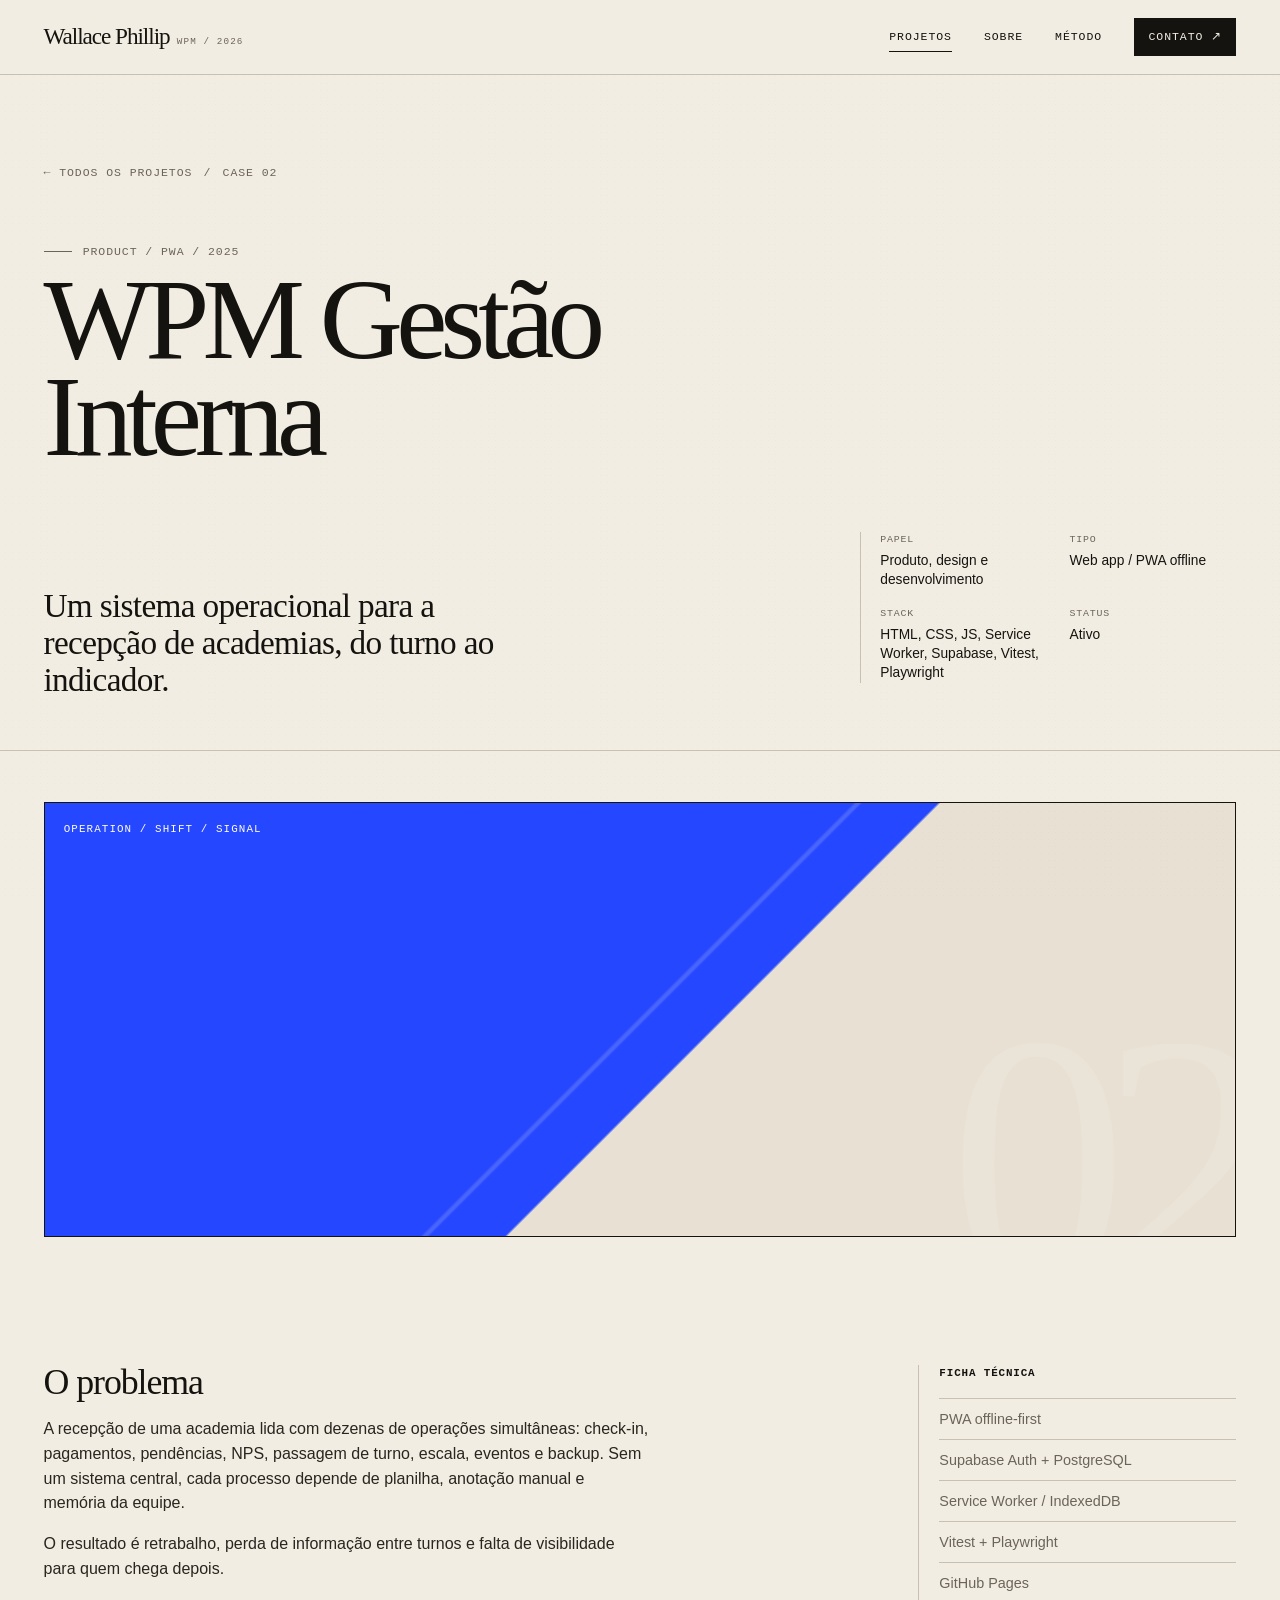
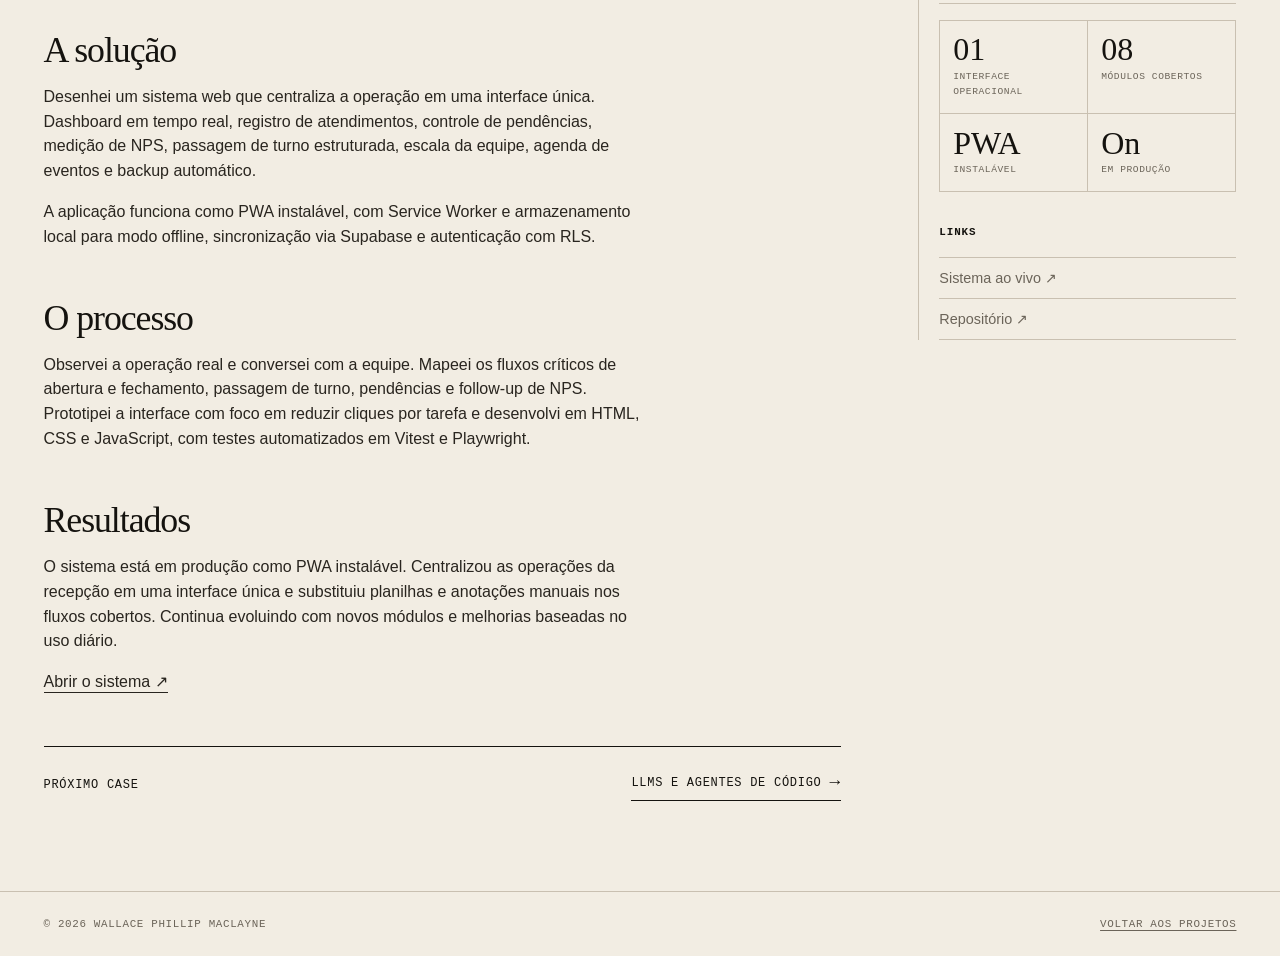
<file: work/wpm-gestao-interna.html>
<!doctype html>
<html lang="pt-BR">
<head>
  <meta charset="utf-8">
  <meta name="viewport" content="width=device-width, initial-scale=1">
  <title>WPM Gestão Interna — Wallace Phillip Maclayne</title>
  <meta name="description" content="Case de WPM Gestão Interna: sistema operacional para recepção de academias, com dashboard, NPS, pendências, escala e passagem de turno.">
  <meta name="theme-color" content="#f2ede3">
  <meta property="og:title" content="WPM Gestão Interna — Case">
  <meta property="og:description" content="Um sistema para centralizar a operação da recepção de academias.">
  <meta property="og:type" content="article">
  <link rel="icon" href="../assets/favicon.svg" type="image/svg+xml">
  <link rel="stylesheet" href="../assets/style.css">
  <script src="../assets/site.js" defer></script>
</head>
<body>
  <a class="skip-link" href="#main">Pular para o conteúdo</a>

  <header class="site-header">
    <div class="container header-inner">
      <a class="wordmark" href="../index.html" aria-label="Wallace Phillip, início">
        Wallace Phillip <span>WPM / 2026</span>
      </a>
      <button class="menu-toggle" type="button" data-menu-toggle aria-controls="primary-nav" aria-expanded="false">Menu</button>
      <nav class="nav" id="primary-nav" data-nav aria-label="Navegação principal">
        <a href="../index.html#work" aria-current="page">Projetos</a>
        <a href="../about.html">Sobre</a>
        <a href="../index.html#method">Método</a>
        <a class="nav-contact" href="../contact.html">Contato ↗</a>
      </nav>
    </div>
  </header>

  <main id="main">
    <article>
      <header class="case-header">
        <div class="container">
          <div class="breadcrumb mono">
            <a href="../index.html#work">← Todos os projetos</a>
            <span>/</span>
            <span>Case 02</span>
          </div>
          <p class="mono eyebrow">Product / PWA / 2025</p>
          <h1>WPM Gestão Interna</h1>
          <div class="case-deck">
            <p>Um sistema operacional para a recepção de academias, do turno ao indicador.</p>
            <dl class="case-meta">
              <div>
                <dt>Papel</dt>
                <dd>Produto, design e desenvolvimento</dd>
              </div>
              <div>
                <dt>Tipo</dt>
                <dd>Web app / PWA offline</dd>
              </div>
              <div>
                <dt>Stack</dt>
                <dd>HTML, CSS, JS, Service Worker, Supabase, Vitest, Playwright</dd>
              </div>
              <div>
                <dt>Status</dt>
                <dd>Ativo</dd>
              </div>
            </dl>
          </div>
        </div>
      </header>

      <div class="container">
        <div class="case-art blue" data-index="02" data-label="OPERATION / SHIFT / SIGNAL" role="img" aria-label="Composição tipográfica abstrata do projeto WPM Gestão Interna"></div>
      </div>

      <div class="container case-body">
        <div class="case-content">
          <section class="case-section">
            <h2>O problema</h2>
            <p>A recepção de uma academia lida com dezenas de operações simultâneas: check-in, pagamentos, pendências, NPS, passagem de turno, escala, eventos e backup. Sem um sistema central, cada processo depende de planilha, anotação manual e memória da equipe.</p>
            <p>O resultado é retrabalho, perda de informação entre turnos e falta de visibilidade para quem chega depois.</p>
          </section>

          <section class="case-section">
            <h2>A solução</h2>
            <p>Desenhei um sistema web que centraliza a operação em uma interface única. Dashboard em tempo real, registro de atendimentos, controle de pendências, medição de NPS, passagem de turno estruturada, escala da equipe, agenda de eventos e backup automático.</p>
            <p>A aplicação funciona como PWA instalável, com Service Worker e armazenamento local para modo offline, sincronização via Supabase e autenticação com RLS.</p>
          </section>

          <section class="case-section">
            <h2>O processo</h2>
            <p>Observei a operação real e conversei com a equipe. Mapeei os fluxos críticos de abertura e fechamento, passagem de turno, pendências e follow-up de NPS. Prototipei a interface com foco em reduzir cliques por tarefa e desenvolvi em HTML, CSS e JavaScript, com testes automatizados em Vitest e Playwright.</p>
          </section>

          <section class="case-section">
            <h2>Resultados</h2>
            <p>O sistema está em produção como PWA instalável. Centralizou as operações da recepção em uma interface única e substituiu planilhas e anotações manuais nos fluxos cobertos. Continua evoluindo com novos módulos e melhorias baseadas no uso diário.</p>
            <p><a href="https://wphillipmaclayne.github.io/WPM-GESTAO-INTERNA/" target="_blank" rel="noopener noreferrer" style="border-bottom:1px solid currentColor;padding-bottom:.15rem">Abrir o sistema ↗</a></p>
          </section>

          <div class="case-next">
            <span>Próximo case</span>
            <a href="livro-llm-agentes.html">LLMs e Agentes de Código</a>
          </div>
        </div>

        <aside class="case-aside">
          <h2>Ficha técnica</h2>
          <ul>
            <li>PWA offline-first</li>
            <li>Supabase Auth + PostgreSQL</li>
            <li>Service Worker / IndexedDB</li>
            <li>Vitest + Playwright</li>
            <li>GitHub Pages</li>
          </ul>

          <div class="case-stats" aria-label="Números do projeto">
            <div><strong>01</strong><span>interface operacional</span></div>
            <div><strong>08</strong><span>módulos cobertos</span></div>
            <div><strong>PWA</strong><span>instalável</span></div>
            <div><strong>On</strong><span>em produção</span></div>
          </div>

          <h2 style="margin-top:2rem">Links</h2>
          <ul>
            <li><a href="https://wphillipmaclayne.github.io/WPM-GESTAO-INTERNA/" target="_blank" rel="noopener noreferrer">Sistema ao vivo ↗</a></li>
            <li><a href="https://github.com/WPHILLIPMACLAYNE/WPM-GESTAO-INTERNA" target="_blank" rel="noopener noreferrer">Repositório ↗</a></li>
          </ul>
        </aside>
      </div>
    </article>
  </main>

  <footer class="site-footer">
    <div class="container footer-inner">
      <span>© <span data-year>2026</span> Wallace Phillip Maclayne</span>
      <a href="../index.html#work">Voltar aos projetos</a>
    </div>
  </footer>
</body>
</html>
</file>
<file: assets/style.css>
:root {
  --paper: #f2ede3;
  --paper-2: #e8e0d2;
  --ink: #15130f;
  --ink-soft: #29251f;
  --muted: #6b6459;
  --line: #c9c0b1;
  --accent: #ff4d00;
  --blue: #2547ff;
  --lime: #d9ff57;
  --white: #fffdf8;
  --display: "Iowan Old Style", "Palatino Linotype", "Book Antiqua", Georgia, serif;
  --sans: "Inter", "Helvetica Neue", Helvetica, Arial, sans-serif;
  --mono: "SFMono-Regular", Consolas, "Liberation Mono", monospace;
  --pad: clamp(1.15rem, 3.4vw, 3.75rem);
  --ease: cubic-bezier(.2, .8, .2, 1);
}

* {
  box-sizing: border-box;
}

html {
  scroll-behavior: smooth;
  scroll-padding-top: 84px;
}

body {
  margin: 0;
  background: var(--paper);
  color: var(--ink);
  font-family: var(--sans);
  font-size: 16px;
  line-height: 1.55;
  -webkit-font-smoothing: antialiased;
  overflow-x: hidden;
}

body::before {
  content: "";
  position: fixed;
  inset: 0;
  pointer-events: none;
  opacity: .35;
  z-index: 20;
  background-image:
    radial-gradient(rgba(21, 19, 15, .11) .55px, transparent .55px),
    radial-gradient(rgba(21, 19, 15, .06) .55px, transparent .55px);
  background-size: 4px 4px, 7px 7px;
  background-position: 0 0, 2px 3px;
  mix-blend-mode: multiply;
}

::selection {
  background: var(--accent);
  color: var(--white);
}

a {
  color: inherit;
  text-decoration: none;
}

img,
svg {
  display: block;
  max-width: 100%;
}

button,
a {
  -webkit-tap-highlight-color: transparent;
}

:focus-visible {
  outline: 3px solid var(--blue);
  outline-offset: 4px;
}

.skip-link {
  position: absolute;
  left: 1rem;
  top: -10rem;
  z-index: 100;
  background: var(--ink);
  color: var(--paper);
  padding: .8rem 1rem;
  font-family: var(--mono);
  font-size: .78rem;
  text-transform: uppercase;
  letter-spacing: .1em;
}

.skip-link:focus {
  top: 1rem;
}

.container {
  width: min(1440px, calc(100% - (var(--pad) * 2)));
  margin-inline: auto;
}

.mono {
  font-family: var(--mono);
  font-size: .72rem;
  line-height: 1.35;
  letter-spacing: .08em;
  text-transform: uppercase;
}

.eyebrow {
  display: inline-flex;
  align-items: center;
  gap: .65rem;
  color: var(--muted);
}

.eyebrow::before {
  content: "";
  width: 1.8rem;
  height: 1px;
  background: currentColor;
}

.site-header {
  position: sticky;
  top: 0;
  z-index: 30;
  border-bottom: 1px solid var(--line);
  background: color-mix(in srgb, var(--paper) 93%, transparent);
  backdrop-filter: blur(12px);
}

.header-inner {
  display: flex;
  align-items: center;
  justify-content: space-between;
  min-height: 74px;
  gap: 2rem;
}

.wordmark {
  display: inline-flex;
  align-items: baseline;
  gap: .45rem;
  font-family: var(--display);
  font-size: 1.45rem;
  letter-spacing: -.045em;
}

.wordmark span {
  font-family: var(--mono);
  font-size: .58rem;
  letter-spacing: .12em;
  color: var(--muted);
}

.nav {
  display: flex;
  align-items: center;
  gap: clamp(1rem, 2.5vw, 2.5rem);
}

.nav a {
  position: relative;
  font-family: var(--mono);
  font-size: .72rem;
  letter-spacing: .08em;
  text-transform: uppercase;
  padding: .35rem 0;
}

.nav a::after {
  content: "";
  position: absolute;
  left: 0;
  bottom: 0;
  width: 100%;
  height: 1px;
  background: currentColor;
  transform: scaleX(0);
  transform-origin: right;
  transition: transform .3s var(--ease);
}

.nav a:hover::after,
.nav a[aria-current="page"]::after {
  transform: scaleX(1);
  transform-origin: left;
}

.nav .nav-contact {
  background: var(--ink);
  color: var(--paper);
  padding: .65rem .9rem;
}

.nav .nav-contact::after {
  display: none;
}

.menu-toggle {
  display: none;
  border: 1px solid var(--line);
  background: transparent;
  color: var(--ink);
  padding: .55rem .7rem;
  font-family: var(--mono);
  font-size: .7rem;
  text-transform: uppercase;
  letter-spacing: .08em;
  cursor: pointer;
}

/* Home */
.hero {
  padding: clamp(4rem, 8vw, 8rem) 0 clamp(3rem, 5vw, 5rem);
  border-bottom: 1px solid var(--line);
}

.hero-grid {
  display: grid;
  grid-template-columns: minmax(0, 1.5fr) minmax(220px, .5fr);
  gap: clamp(2rem, 5vw, 5rem);
  align-items: end;
}

.hero-kicker {
  margin-bottom: clamp(1.5rem, 3vw, 2.6rem);
}

.hero h1 {
  font-family: var(--display);
  font-size: clamp(4rem, 10.8vw, 10.7rem);
  font-weight: 400;
  line-height: .82;
  letter-spacing: -.065em;
  margin: 0;
  max-width: 12ch;
  text-wrap: balance;
}

.hero h1 em {
  font-style: italic;
  color: var(--accent);
}

.hero-side {
  border-left: 1px solid var(--line);
  padding-left: clamp(1.2rem, 2vw, 2rem);
  display: flex;
  flex-direction: column;
  justify-content: space-between;
  min-height: 260px;
}

.hero-side p {
  margin: 0;
  max-width: 23ch;
  color: var(--muted);
  font-size: .95rem;
}

.hero-index {
  display: flex;
  flex-direction: column;
  gap: .55rem;
}

.hero-index span {
  display: flex;
  justify-content: space-between;
  gap: 1rem;
  border-top: 1px solid var(--line);
  padding-top: .55rem;
  font-family: var(--mono);
  font-size: .68rem;
  letter-spacing: .06em;
  text-transform: uppercase;
}

.hero-index span:last-child {
  border-bottom: 1px solid var(--line);
  padding-bottom: .55rem;
}

.hero-index strong {
  font-weight: 500;
}

.hero-bottom {
  display: flex;
  align-items: center;
  justify-content: space-between;
  gap: 2rem;
  margin-top: clamp(3rem, 6vw, 6rem);
}

.hero-bottom p {
  max-width: 46ch;
  margin: 0;
  color: var(--muted);
  font-size: .95rem;
}

.hero-scroll {
  display: inline-flex;
  align-items: center;
  gap: .6rem;
  font-family: var(--mono);
  font-size: .68rem;
  letter-spacing: .08em;
  text-transform: uppercase;
}

.hero-scroll::after {
  content: "↓";
  font-size: 1rem;
}

.section {
  padding: clamp(4rem, 8vw, 8rem) 0;
}

.section-head {
  display: flex;
  align-items: end;
  justify-content: space-between;
  gap: 2rem;
  margin-bottom: clamp(2rem, 4vw, 4rem);
}

.section-head h2 {
  font-family: var(--display);
  font-size: clamp(2.8rem, 5vw, 5.5rem);
  font-weight: 400;
  line-height: .9;
  letter-spacing: -.045em;
  margin: 0;
}

.section-head p {
  margin: 0;
  max-width: 34ch;
  color: var(--muted);
  font-size: .94rem;
}

.work-list {
  border-top: 1px solid var(--ink);
}

.work-row {
  display: grid;
  grid-template-columns: 3.4rem minmax(0, 1fr) 10rem 3rem;
  align-items: center;
  gap: 1rem;
  padding: clamp(1.3rem, 2.8vw, 2.2rem) 0;
  border-bottom: 1px solid var(--line);
  transition: background .25s var(--ease), color .25s var(--ease), padding .25s var(--ease);
}

.work-row:hover {
  background: var(--ink);
  color: var(--paper);
  padding-left: 1rem;
  padding-right: 1rem;
}

.work-row .work-num {
  font-family: var(--mono);
  font-size: .72rem;
  letter-spacing: .06em;
  color: var(--muted);
}

.work-row:hover .work-num {
  color: var(--lime);
}

.work-title {
  min-width: 0;
}

.work-title h3 {
  font-family: var(--display);
  font-size: clamp(2rem, 4.7vw, 4.8rem);
  font-weight: 400;
  line-height: .92;
  letter-spacing: -.045em;
  margin: 0;
  overflow-wrap: anywhere;
}

.work-title p {
  margin: .45rem 0 0;
  font-size: .9rem;
  color: var(--muted);
}

.work-row:hover .work-title p {
  color: color-mix(in srgb, var(--paper) 70%, transparent);
}

.work-meta {
  font-family: var(--mono);
  font-size: .68rem;
  line-height: 1.55;
  letter-spacing: .05em;
  text-transform: uppercase;
  color: var(--muted);
}

.work-row:hover .work-meta {
  color: color-mix(in srgb, var(--paper) 70%, transparent);
}

.work-arrow {
  justify-self: end;
  font-size: 1.8rem;
  line-height: 1;
  transition: transform .25s var(--ease);
}

.work-row:hover .work-arrow {
  transform: translate(4px, -4px);
}

/* About */
.about {
  background: var(--ink);
  color: var(--paper);
  padding: clamp(4rem, 8vw, 8rem) 0;
}

.about .eyebrow,
.about .section-head p {
  color: color-mix(in srgb, var(--paper) 60%, transparent);
}

.about-grid {
  display: grid;
  grid-template-columns: minmax(0, 1.25fr) minmax(260px, .75fr);
  gap: clamp(2rem, 6vw, 6rem);
}

.about-statement {
  font-family: var(--display);
  font-size: clamp(2.8rem, 5.6vw, 6rem);
  font-weight: 400;
  line-height: .94;
  letter-spacing: -.045em;
  margin: 0;
}

.about-statement em {
  color: var(--lime);
  font-style: italic;
}

.about-copy {
  display: flex;
  flex-direction: column;
  gap: 1.2rem;
  padding-top: .8rem;
}

.about-copy p {
  margin: 0;
  color: color-mix(in srgb, var(--paper) 72%, transparent);
  font-size: .98rem;
  max-width: 48ch;
}

.about-facts {
  display: grid;
  grid-template-columns: repeat(3, 1fr);
  gap: 1px;
  background: color-mix(in srgb, var(--paper) 20%, transparent);
  margin-top: clamp(3rem, 6vw, 6rem);
}

.about-facts div {
  background: var(--ink);
  padding: 1.2rem 0;
}

.about-facts dt {
  font-family: var(--mono);
  font-size: .68rem;
  letter-spacing: .08em;
  text-transform: uppercase;
  color: color-mix(in srgb, var(--paper) 48%, transparent);
  margin-bottom: .45rem;
}

.about-facts dd {
  margin: 0;
  font-family: var(--display);
  font-size: clamp(1.6rem, 2.3vw, 2.4rem);
  line-height: 1;
}

/* Capabilities */
.capabilities {
  display: grid;
  grid-template-columns: repeat(3, 1fr);
  border-top: 1px solid var(--ink);
  border-bottom: 1px solid var(--ink);
}

.capability {
  padding: 1.6rem 1.5rem 2rem 0;
  border-right: 1px solid var(--line);
}

.capability:last-child {
  border-right: 0;
  padding-left: 1.5rem;
}

.capability h3 {
  font-family: var(--display);
  font-size: clamp(1.7rem, 2.4vw, 2.5rem);
  font-weight: 400;
  letter-spacing: -.03em;
  margin: 0 0 1.2rem;
}

.capability ul {
  list-style: none;
  padding: 0;
  margin: 0;
  display: flex;
  flex-direction: column;
  gap: .45rem;
  color: var(--muted);
  font-size: .92rem;
}

.capability li::before {
  content: "↗";
  display: inline-block;
  margin-right: .55rem;
  color: var(--accent);
  font-family: var(--mono);
  font-size: .78rem;
}

/* Method */
.method {
  background: var(--paper-2);
  border-top: 1px solid var(--line);
  border-bottom: 1px solid var(--line);
}

.method-list {
  display: grid;
  grid-template-columns: repeat(4, 1fr);
  border-top: 1px solid var(--ink);
}

.method-step {
  padding: 1.5rem 1.3rem 1.8rem 0;
  border-right: 1px solid var(--line);
}

.method-step:not(:first-child) {
  padding-left: 1.3rem;
}

.method-step:last-child {
  border-right: 0;
}

.method-step .step-num {
  display: block;
  font-family: var(--mono);
  font-size: .7rem;
  letter-spacing: .08em;
  color: var(--accent);
  margin-bottom: 2.5rem;
}

.method-step h3 {
  font-family: var(--display);
  font-size: clamp(1.8rem, 2.5vw, 2.7rem);
  font-weight: 400;
  letter-spacing: -.03em;
  margin: 0 0 .8rem;
}

.method-step p {
  margin: 0;
  max-width: 24ch;
  color: var(--muted);
  font-size: .9rem;
}

/* Contact */
.contact {
  background: var(--accent);
  color: var(--white);
  padding: clamp(4rem, 8vw, 8rem) 0;
}

.contact .eyebrow {
  color: color-mix(in srgb, var(--white) 76%, transparent);
}

.contact h2 {
  font-family: var(--display);
  font-size: clamp(3.2rem, 8vw, 9rem);
  font-weight: 400;
  line-height: .84;
  letter-spacing: -.06em;
  margin: 1.5rem 0 2.8rem;
  max-width: 10ch;
}

.contact-links {
  display: flex;
  flex-wrap: wrap;
  gap: .6rem 1.8rem;
}

.contact-links a {
  display: inline-flex;
  align-items: center;
  gap: .5rem;
  border-bottom: 1px solid currentColor;
  padding-bottom: .25rem;
  font-family: var(--mono);
  font-size: .78rem;
  letter-spacing: .06em;
  text-transform: uppercase;
}

.contact-links a::after {
  content: "↗";
  font-size: 1rem;
}

.site-footer {
  padding: 1.5rem 0;
  border-top: 1px solid var(--line);
}

.footer-inner {
  display: flex;
  align-items: center;
  justify-content: space-between;
  gap: 1rem;
  color: var(--muted);
  font-family: var(--mono);
  font-size: .68rem;
  letter-spacing: .06em;
  text-transform: uppercase;
}

.footer-inner a {
  text-decoration: underline;
  text-underline-offset: 3px;
}

/* Work / case pages */
.case-header {
  padding: clamp(3.5rem, 7vw, 7rem) 0 clamp(2rem, 4vw, 3.5rem);
  border-bottom: 1px solid var(--line);
}

.breadcrumb {
  display: flex;
  align-items: center;
  gap: .7rem;
  color: var(--muted);
  margin-bottom: clamp(2rem, 4vw, 4rem);
}

.breadcrumb a {
  border-bottom: 1px solid transparent;
}

.breadcrumb a:hover {
  border-color: currentColor;
}

.case-header h1 {
  font-family: var(--display);
  font-size: clamp(3.8rem, 9vw, 9.5rem);
  font-weight: 400;
  line-height: .84;
  letter-spacing: -.06em;
  margin: 0;
  max-width: 12ch;
}

.case-deck {
  display: grid;
  grid-template-columns: minmax(0, 1fr) minmax(260px, .5fr);
  gap: clamp(2rem, 5vw, 5rem);
  align-items: end;
  margin-top: clamp(2rem, 4vw, 3.5rem);
}

.case-deck p {
  margin: 0;
  font-family: var(--display);
  font-size: clamp(1.5rem, 2.6vw, 2.7rem);
  line-height: 1.12;
  letter-spacing: -.02em;
  max-width: 28ch;
}

.case-meta {
  display: grid;
  grid-template-columns: 1fr 1fr;
  gap: 1rem 1.4rem;
  border-left: 1px solid var(--line);
  padding-left: 1.2rem;
}

.case-meta dt {
  font-family: var(--mono);
  font-size: .62rem;
  letter-spacing: .08em;
  text-transform: uppercase;
  color: var(--muted);
  margin-bottom: .25rem;
}

.case-meta dd {
  margin: 0;
  font-size: .86rem;
  line-height: 1.4;
}

.case-art {
  min-height: clamp(260px, 34vw, 460px);
  margin: clamp(2rem, 4vw, 4rem) 0;
  border: 1px solid var(--ink);
  background:
    linear-gradient(135deg, transparent 0 49.8%, rgba(21,19,15,.18) 50% 50.2%, transparent 50.4%),
    linear-gradient(135deg, var(--paper-2) 0 55%, var(--lime) 55.2% 100%);
  position: relative;
  overflow: hidden;
}

.case-art::before {
  content: attr(data-index);
  position: absolute;
  right: -.04em;
  bottom: -.14em;
  font-family: var(--display);
  font-size: clamp(10rem, 28vw, 30rem);
  line-height: .7;
  letter-spacing: -.08em;
  color: rgba(21,19,15,.08);
}

.case-art::after {
  content: attr(data-label);
  position: absolute;
  left: 1.2rem;
  top: 1.1rem;
  font-family: var(--mono);
  font-size: .68rem;
  letter-spacing: .1em;
  text-transform: uppercase;
}

.case-art.blue {
  background:
    linear-gradient(135deg, transparent 0 49.8%, rgba(255,253,248,.16) 50% 50.2%, transparent 50.4%),
    linear-gradient(135deg, var(--blue) 0 55%, var(--paper-2) 55.2% 100%);
  color: var(--white);
}

.case-art.orange {
  background:
    linear-gradient(135deg, transparent 0 49.8%, rgba(255,253,248,.16) 50% 50.2%, transparent 50.4%),
    linear-gradient(135deg, var(--accent) 0 55%, var(--paper-2) 55.2% 100%);
  color: var(--white);
}

.case-art.blue::before,
.case-art.orange::before {
  color: rgba(255,253,248,.1);
}

.case-body {
  display: grid;
  grid-template-columns: minmax(0, 1fr) minmax(240px, .4fr);
  gap: clamp(2rem, 6vw, 6rem);
  padding: clamp(3rem, 6vw, 6rem) 0 clamp(4rem, 7vw, 7rem);
}

.case-content {
  display: flex;
  flex-direction: column;
  gap: clamp(2.5rem, 4vw, 4rem);
}

.case-section h2 {
  font-family: var(--display);
  font-size: clamp(1.8rem, 2.8vw, 2.8rem);
  font-weight: 400;
  line-height: 1;
  letter-spacing: -.03em;
  margin: 0 0 1rem;
}

.case-section p {
  margin: 0 0 1rem;
  max-width: 68ch;
  color: var(--ink-soft);
  font-size: 1rem;
}

.case-section p:last-child {
  margin-bottom: 0;
}

.case-section strong {
  font-weight: 600;
}

.case-aside {
  border-left: 1px solid var(--line);
  padding-left: 1.3rem;
  align-self: start;
}

.case-aside h2 {
  font-family: var(--mono);
  font-size: .68rem;
  letter-spacing: .08em;
  text-transform: uppercase;
  margin: 0 0 1rem;
}

.case-aside ul {
  list-style: none;
  margin: 0;
  padding: 0;
  display: flex;
  flex-direction: column;
  gap: .55rem;
  font-size: .9rem;
  color: var(--muted);
}

.case-aside li {
  border-top: 1px solid var(--line);
  padding-top: .55rem;
}

.case-aside li:last-child {
  border-bottom: 1px solid var(--line);
  padding-bottom: .55rem;
}

.case-stats {
  display: grid;
  grid-template-columns: repeat(2, 1fr);
  gap: 1px;
  background: var(--line);
  border: 1px solid var(--line);
  margin: 1rem 0 0;
}

.case-stats div {
  background: var(--paper);
  padding: .8rem;
}

.case-stats strong {
  display: block;
  font-family: var(--display);
  font-size: clamp(1.5rem, 2.5vw, 2.2rem);
  line-height: 1;
  font-weight: 400;
}

.case-stats span {
  display: block;
  font-family: var(--mono);
  font-size: .6rem;
  letter-spacing: .06em;
  text-transform: uppercase;
  color: var(--muted);
  margin-top: .3rem;
}

.case-next {
  display: flex;
  align-items: center;
  justify-content: space-between;
  gap: 1rem;
  border-top: 1px solid var(--ink);
  padding: 1.4rem 0 0;
  font-family: var(--mono);
  font-size: .75rem;
  letter-spacing: .06em;
  text-transform: uppercase;
}

.case-next a {
  display: inline-flex;
  align-items: center;
  gap: .5rem;
  border-bottom: 1px solid currentColor;
  padding-bottom: .2rem;
}

.case-next a::after {
  content: "→";
  font-size: 1.1rem;
}

/* About page */
.page-hero {
  padding: clamp(3.5rem, 7vw, 7rem) 0 clamp(2rem, 4vw, 4rem);
  border-bottom: 1px solid var(--line);
}

.page-hero h1 {
  font-family: var(--display);
  font-size: clamp(4rem, 10vw, 10rem);
  font-weight: 400;
  line-height: .84;
  letter-spacing: -.06em;
  margin: 1rem 0 0;
}

.page-hero p {
  max-width: 45ch;
  margin: 1.6rem 0 0;
  color: var(--muted);
  font-size: 1rem;
}

.about-page {
  display: grid;
  grid-template-columns: minmax(0, 1fr) minmax(240px, .42fr);
  gap: clamp(2rem, 6vw, 6rem);
  padding: clamp(3rem, 6vw, 6rem) 0;
}

.about-page h2 {
  font-family: var(--display);
  font-size: clamp(2rem, 3vw, 3rem);
  font-weight: 400;
  letter-spacing: -.03em;
  line-height: 1;
  margin: 0 0 1.2rem;
}

.about-page p {
  margin: 0 0 1rem;
  max-width: 65ch;
  color: var(--ink-soft);
}

.about-page .side-note {
  border-left: 1px solid var(--line);
  padding-left: 1.3rem;
  color: var(--muted);
  font-size: .9rem;
}

.about-page .side-note strong {
  display: block;
  font-family: var(--mono);
  font-size: .66rem;
  letter-spacing: .08em;
  text-transform: uppercase;
  color: var(--ink);
  margin-bottom: .35rem;
}

.trajectory {
  list-style: none;
  margin: 2rem 0 0;
  padding: 0;
  border-top: 1px solid var(--ink);
}

.trajectory li {
  display: grid;
  grid-template-columns: 8rem 1fr;
  gap: 1rem;
  padding: 1rem 0;
  border-bottom: 1px solid var(--line);
  font-size: .95rem;
}

.trajectory span {
  font-family: var(--mono);
  font-size: .68rem;
  letter-spacing: .06em;
  text-transform: uppercase;
  color: var(--muted);
}

/* Contact page */
.contact-page {
  min-height: 70vh;
  display: flex;
  align-items: center;
  padding: clamp(3rem, 8vw, 8rem) 0;
}

.contact-page h1 {
  font-family: var(--display);
  font-size: clamp(3.5rem, 10vw, 11rem);
  font-weight: 400;
  line-height: .82;
  letter-spacing: -.07em;
  margin: 1rem 0 2.5rem;
  max-width: 9ch;
}

.contact-page p {
  max-width: 44ch;
  color: var(--muted);
  margin: 0 0 2rem;
}

.contact-page .contact-links a {
  border-color: var(--ink);
}

/* 404 */
.not-found {
  min-height: 70vh;
  display: flex;
  align-items: center;
  padding: 4rem 0;
}

.not-found h1 {
  font-family: var(--display);
  font-size: clamp(5rem, 15vw, 16rem);
  line-height: .8;
  letter-spacing: -.08em;
  margin: 0;
}

.not-found p {
  max-width: 40ch;
  color: var(--muted);
  margin: 1.5rem 0 2rem;
}

/* Reveal */
[data-reveal] {
  opacity: 0;
  transform: translateY(18px);
  transition: opacity .7s var(--ease), transform .7s var(--ease);
}

[data-reveal].is-visible {
  opacity: 1;
  transform: translateY(0);
}

@media (max-width: 900px) {
  .hero-grid,
  .about-grid,
  .case-deck,
  .case-body,
  .about-page {
    grid-template-columns: 1fr;
  }

  .hero-side {
    border-left: 0;
    border-top: 1px solid var(--line);
    padding-left: 0;
    padding-top: 1.2rem;
    min-height: 0;
    gap: 1.5rem;
  }

  .hero-index {
    max-width: 420px;
  }

  .work-row {
    grid-template-columns: 2.4rem minmax(0, 1fr) 2.5rem;
  }

  .work-meta {
    display: none;
  }

  .method-list {
    grid-template-columns: repeat(2, 1fr);
  }

  .method-step:nth-child(2) {
    border-right: 0;
  }

  .method-step:nth-child(3),
  .method-step:nth-child(4) {
    border-top: 1px solid var(--line);
  }

  .method-step:nth-child(3) {
    padding-left: 0;
  }

  .case-meta,
  .case-aside {
    border-left: 0;
    padding-left: 0;
    border-top: 1px solid var(--line);
    padding-top: 1rem;
  }

  .case-meta {
    grid-template-columns: repeat(4, 1fr);
  }
}

@media (max-width: 640px) {
  :root {
    --pad: 1.1rem;
  }

  .header-inner {
    min-height: 62px;
  }

  .nav {
    position: fixed;
    inset: 62px 0 auto;
    display: none;
    flex-direction: column;
    align-items: stretch;
    gap: 0;
    padding: 1rem var(--pad) 1.2rem;
    background: var(--paper);
    border-bottom: 1px solid var(--ink);
  }

  .nav.is-open {
    display: flex;
  }

  .nav a {
    padding: .85rem 0;
    border-bottom: 1px solid var(--line);
  }

  .nav .nav-contact {
    margin-top: .8rem;
    text-align: center;
  }

  .menu-toggle {
    display: inline-block;
  }

  .hero {
    padding-top: 3rem;
  }

  .hero h1 {
    font-size: clamp(3.5rem, 17vw, 6rem);
  }

  .hero-bottom {
    align-items: flex-start;
    flex-direction: column;
    gap: 1.2rem;
  }

  .section-head {
    align-items: flex-start;
    flex-direction: column;
    gap: 1rem;
  }

  .work-row {
    grid-template-columns: 2rem minmax(0, 1fr) 2rem;
    gap: .7rem;
  }

  .work-title h3 {
    font-size: clamp(2rem, 10vw, 3.2rem);
  }

  .about-facts,
  .capabilities {
    grid-template-columns: 1fr;
  }

  .about-facts {
    gap: 1px;
  }

  .capability {
    border-right: 0;
    border-bottom: 1px solid var(--line);
    padding: 1.2rem 0 1.5rem;
  }

  .capability:last-child {
    border-bottom: 0;
    padding-left: 0;
  }

  .method-list {
    grid-template-columns: 1fr;
  }

  .method-step,
  .method-step:not(:first-child) {
    border-right: 0;
    border-top: 1px solid var(--line);
    padding: 1.2rem 0 1.5rem;
  }

  .method-step:first-child {
    border-top: 0;
  }

  .method-step .step-num {
    margin-bottom: 1rem;
  }

  .case-header h1 {
    font-size: clamp(3.2rem, 16vw, 6rem);
  }

  .case-meta {
    grid-template-columns: 1fr 1fr;
  }

  .case-body {
    padding-top: 2rem;
  }

  .footer-inner {
    align-items: flex-start;
    flex-direction: column;
  }
}

@media (prefers-reduced-motion: reduce) {
  html {
    scroll-behavior: auto;
  }

  *,
  *::before,
  *::after {
    animation-duration: .01ms !important;
    animation-iteration-count: 1 !important;
    transition-duration: .01ms !important;
  }

  [data-reveal] {
    opacity: 1;
    transform: none;
  }
}
</file>
